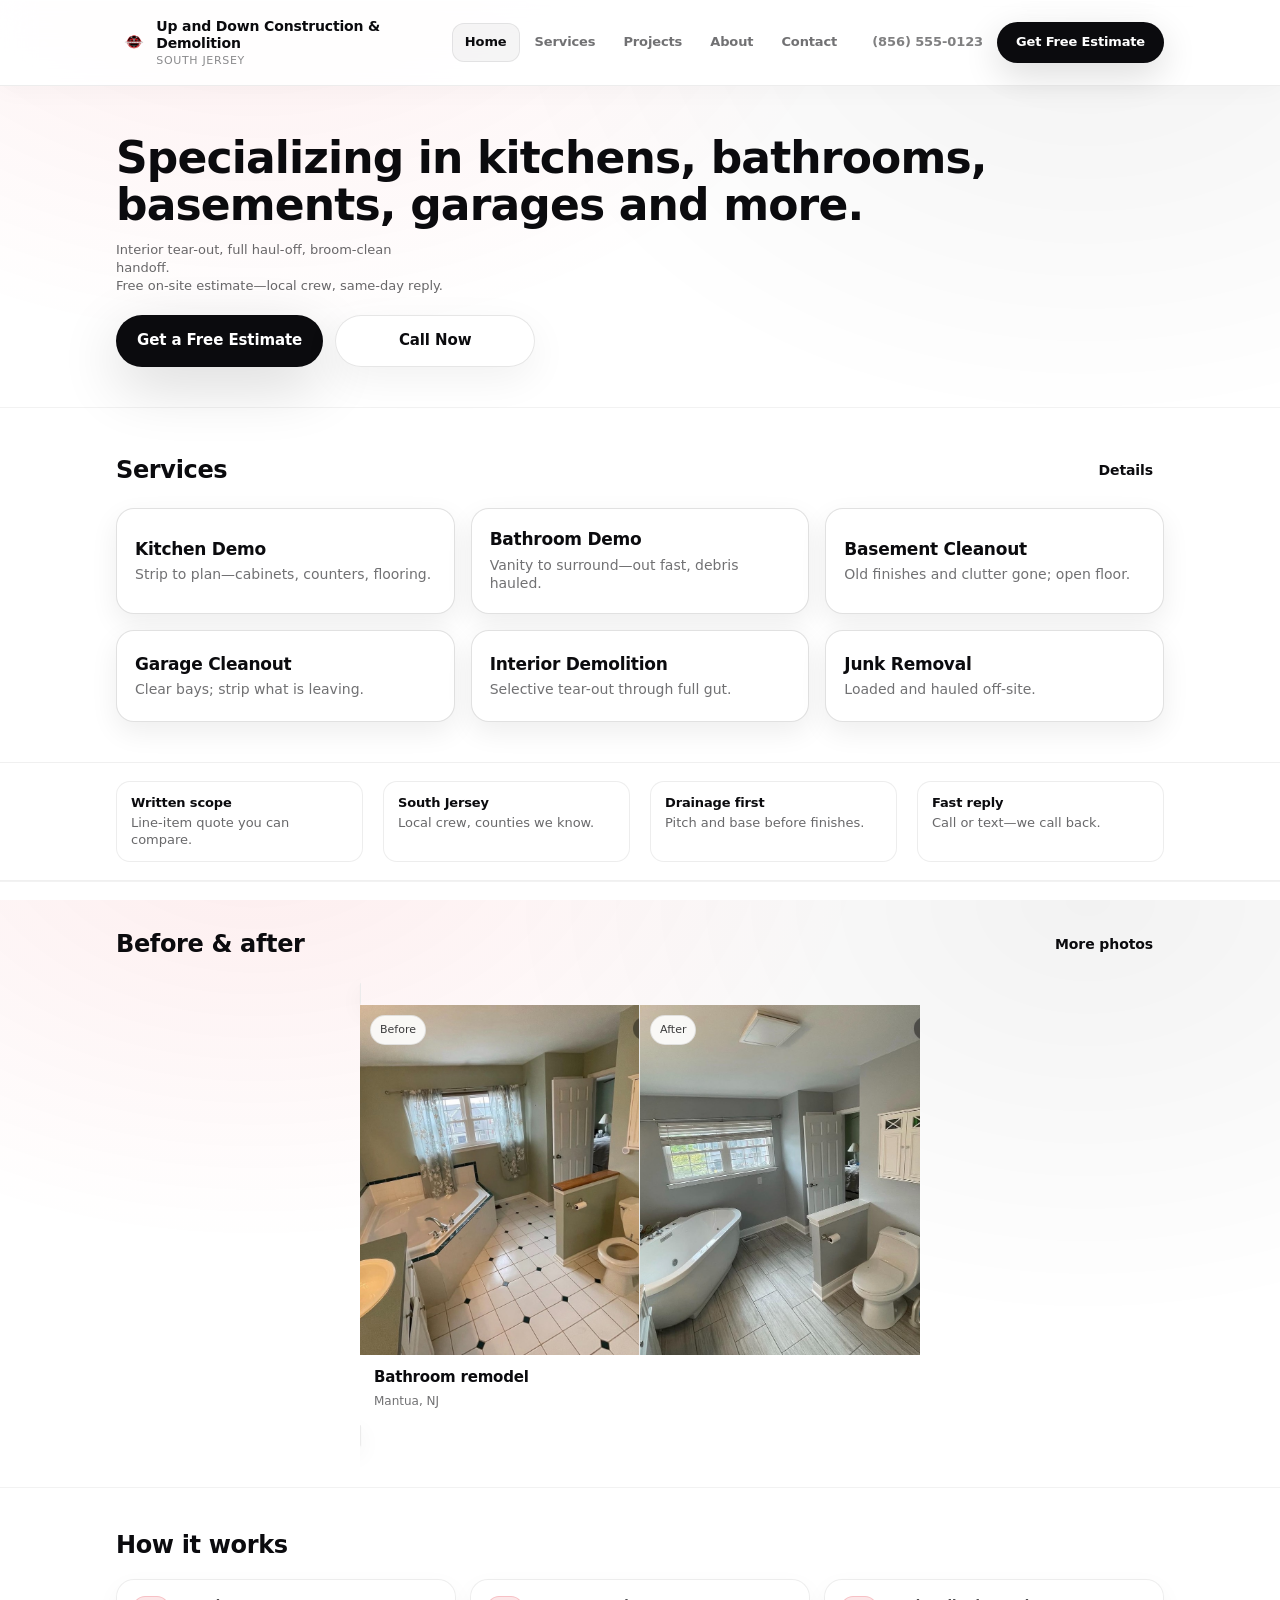
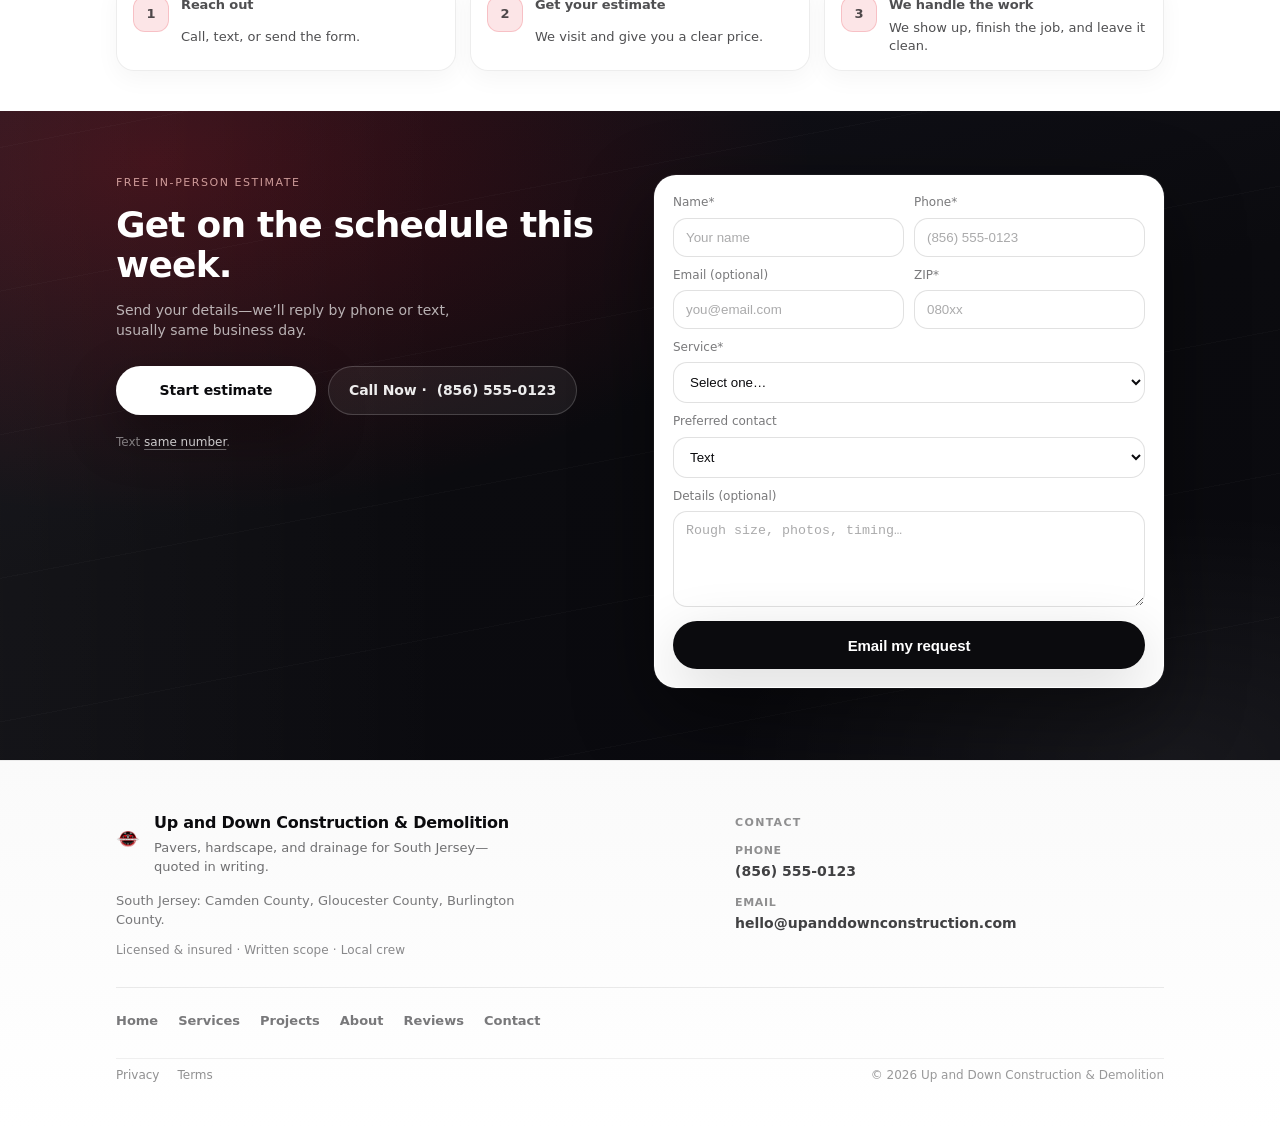
<file: index.html>
<!doctype html>
<html lang="en">
  <head>
    <meta charset="utf-8" />
    <meta name="viewport" content="width=device-width, initial-scale=1" />
    <title>Up and Down Construction — South Jersey Pavers, Hardscape &amp; Drainage</title>
    <meta name="description" content="Pavers, retaining walls, drainage, and grading for South Jersey homes. Site visits and written estimates." />
    <meta name="theme-color" content="#ffffff" />
    <meta property="og:title" content="Up and Down Construction — South Jersey Pavers, Hardscape &amp; Drainage" />
    <meta property="og:description" content="Pavers, walls, drainage, and grading. Site visits and written estimates." />
    <meta property="og:type" content="website" />
    <link rel="stylesheet" href="styles.css" />
    <link rel="icon" href="assets/favicon-32.png" sizes="32x32" type="image/png" />
    <link rel="apple-touch-icon" href="assets/favicon-192.png" sizes="192x192" />
    <script src="partials.js" defer></script>
    <script src="script.js" defer></script>
    <script type="application/ld+json" data-jsonld="LocalBusiness">{}</script>
  </head>
  <body>
    <div data-header></div>

    <main id="main" class="main--home">
      <!-- 2) Hero -->
      <section class="hero hero--home" aria-label="Introduction">
        <div class="container">
          <h1 class="h1 h1--home">Specializing in kitchens, bathrooms, basements, garages and more.</h1>
          <p class="lead lead--home">
            <span class="hero__line">Interior tear-out, full haul-off, broom-clean handoff.</span>
            <span class="hero__line">Free on-site estimate—local crew, same-day reply.</span>
          </p>
          <div class="hero-ctas hero-ctas--stack">
            <a class="btn primary btn--touch" data-scroll-to="estimate" href="#estimate">Get a Free Estimate</a>
            <a class="btn btn--touch" data-phone-link href="tel:+18565550123">Call Now</a>
          </div>
        </div>
      </section>

      <!-- 3) Services -->
      <section class="section section--home section--divider" aria-labelledby="svc-heading">
        <div class="container">
          <div class="section-head section-head--home">
            <h2 id="svc-heading">Services</h2>
            <a class="btn btn--text btn--text--home" href="services.html">Details</a>
          </div>
          <ul class="services-stack" aria-label="Core services">
            <li class="services-stack__item">
              <a class="service-tile" href="services.html">
                <span class="service-tile__title">Kitchen Demo</span>
                <span class="service-tile__line">Strip to plan—cabinets, counters, flooring.</span>
              </a>
            </li>
            <li class="services-stack__item">
              <a class="service-tile" href="services.html">
                <span class="service-tile__title">Bathroom Demo</span>
                <span class="service-tile__line">Vanity to surround—out fast, debris hauled.</span>
              </a>
            </li>
            <li class="services-stack__item">
              <a class="service-tile" href="services.html">
                <span class="service-tile__title">Basement Cleanout</span>
                <span class="service-tile__line">Old finishes and clutter gone; open floor.</span>
              </a>
            </li>
            <li class="services-stack__item">
              <a class="service-tile" href="services.html">
                <span class="service-tile__title">Garage Cleanout</span>
                <span class="service-tile__line">Clear bays; strip what is leaving.</span>
              </a>
            </li>
            <li class="services-stack__item">
              <a class="service-tile" href="services.html">
                <span class="service-tile__title">Interior Demolition</span>
                <span class="service-tile__line">Selective tear-out through full gut.</span>
              </a>
            </li>
            <li class="services-stack__item">
              <a class="service-tile" href="services.html">
                <span class="service-tile__title">Junk Removal</span>
                <span class="service-tile__line">Loaded and hauled off-site.</span>
              </a>
            </li>
          </ul>
        </div>
      </section>

      <!-- 4) Trust strip -->
      <section class="trust-strip trust-strip--home" aria-label="Why homeowners choose us">
        <div class="container">
          <ul class="trust-list">
            <li class="trust-list__item"><span class="trust-list__label">Written scope</span> Line-item quote you can compare.</li>
            <li class="trust-list__item"><span class="trust-list__label">South Jersey</span> Local crew, counties we know.</li>
            <li class="trust-list__item"><span class="trust-list__label">Drainage first</span> Pitch and base before finishes.</li>
            <li class="trust-list__item"><span class="trust-list__label">Fast reply</span> Call or text—we call back.</li>
          </ul>
        </div>
      </section>

      <!-- 5) Before / after preview -->
      <section class="section section--home section--divider" aria-labelledby="ba-heading">
        <div class="container">
          <div class="section-head section-head--home">
            <h2 id="ba-heading">Before &amp; after</h2>
            <a class="btn btn--text btn--text--home" href="projects.html">More photos</a>
          </div>
          <div data-ba-preview class="ba-preview"></div>
        </div>
      </section>

      <!-- 6) Process -->
      <section class="section section--home section--divider" aria-labelledby="steps-heading">
        <div class="container">
          <h2 id="steps-heading" class="section-title--home">How it works</h2>
          <ol class="steps steps--home">
            <li class="step step--home">
              <span class="step--home__num">1</span>
              <span class="step--home__title">Reach out</span>
              <span class="step--home__text">Call, text, or send the form.</span>
            </li>
            <li class="step step--home">
              <span class="step--home__num">2</span>
              <span class="step--home__title">Get your estimate</span>
              <span class="step--home__text">We visit and give you a clear price.</span>
            </li>
            <li class="step step--home">
              <span class="step--home__num">3</span>
              <span class="step--home__title">We handle the work</span>
              <span class="step--home__text">We show up, finish the job, and leave it clean.</span>
            </li>
          </ol>
        </div>
      </section>

      <!-- 7) Final CTA -->
      <section class="cta-final cta-final--premium cta-final--home" id="estimate" aria-label="Request a free estimate">
        <div class="container">
          <div class="cta-final__inner cta-final__inner--home">
            <div class="cta-final__copy">
              <p class="cta-final__eyebrow">Free in-person estimate</p>
              <h2 class="cta-final__headline">Get on the schedule this week.</h2>
              <p class="cta-final__support cta-final__support--short">Send your details—we’ll reply by phone or text, usually same business day.</p>
              <div class="cta-final__actions">
                <a class="btn primary cta-final__primary btn--touch" href="#estimate-form">Start estimate</a>
                <a class="btn cta-final__secondary btn--touch" data-phone-link href="tel:+18565550123">Call Now · <span data-phone-display>(856) 555-0123</span></a>
              </div>
              <p class="cta-final__fine">Text <a class="cta-final__link" data-sms-link href="sms:+18565550123">same number</a>.</p>
            </div>

            <div class="panel panel--light cta-final__panel" id="estimate-form" aria-label="Estimate form">
              <div class="panel-inner">
                <form data-estimate-form>
                  <div class="formgrid formgrid--home">
                    <div class="field">
                      <label for="name">Name*</label>
                      <input id="name" name="name" autocomplete="name" placeholder="Your name" required />
                    </div>
                    <div class="field">
                      <label for="phone">Phone*</label>
                      <input id="phone" name="phone" autocomplete="tel" placeholder="(856) 555-0123" required />
                    </div>
                    <div class="field">
                      <label for="email">Email (optional)</label>
                      <input id="email" name="email" autocomplete="email" placeholder="you@email.com" />
                    </div>
                    <div class="field">
                      <label for="zip">ZIP*</label>
                      <input id="zip" name="zip" inputmode="numeric" placeholder="080xx" required />
                    </div>
                    <div class="field field--full">
                      <label for="projectType">Service*</label>
                      <select id="projectType" name="projectType" required>
                        <option value="">Select one…</option>
                        <option>Pavers</option>
                        <option>Hardscaping</option>
                        <option>Drainage</option>
                        <option>Grading</option>
                        <option>Mulch &amp; bed refresh</option>
                        <option>Outdoor projects</option>
                        <option>Other</option>
                      </select>
                    </div>
                    <div class="field field--full">
                      <label for="contactPref">Preferred contact</label>
                      <select id="contactPref" name="contactPref">
                        <option>Text</option>
                        <option>Phone call</option>
                        <option>Either</option>
                      </select>
                    </div>
                    <div class="field field--full">
                      <label for="details">Details (optional)</label>
                      <textarea id="details" name="details" placeholder="Rough size, photos, timing…"></textarea>
                    </div>
                  </div>

                  <div class="form-actions form-actions--home">
                    <button class="btn primary btn--touch btn--submit-home" type="submit">Email my request</button>
                  </div>
                  <div class="success" data-form-success role="status"></div>
                  <div class="error" data-form-error role="alert"></div>
                </form>
              </div>
            </div>
          </div>
        </div>
      </section>
    </main>

    <div data-footer></div>
  </body>
</html>
</file>
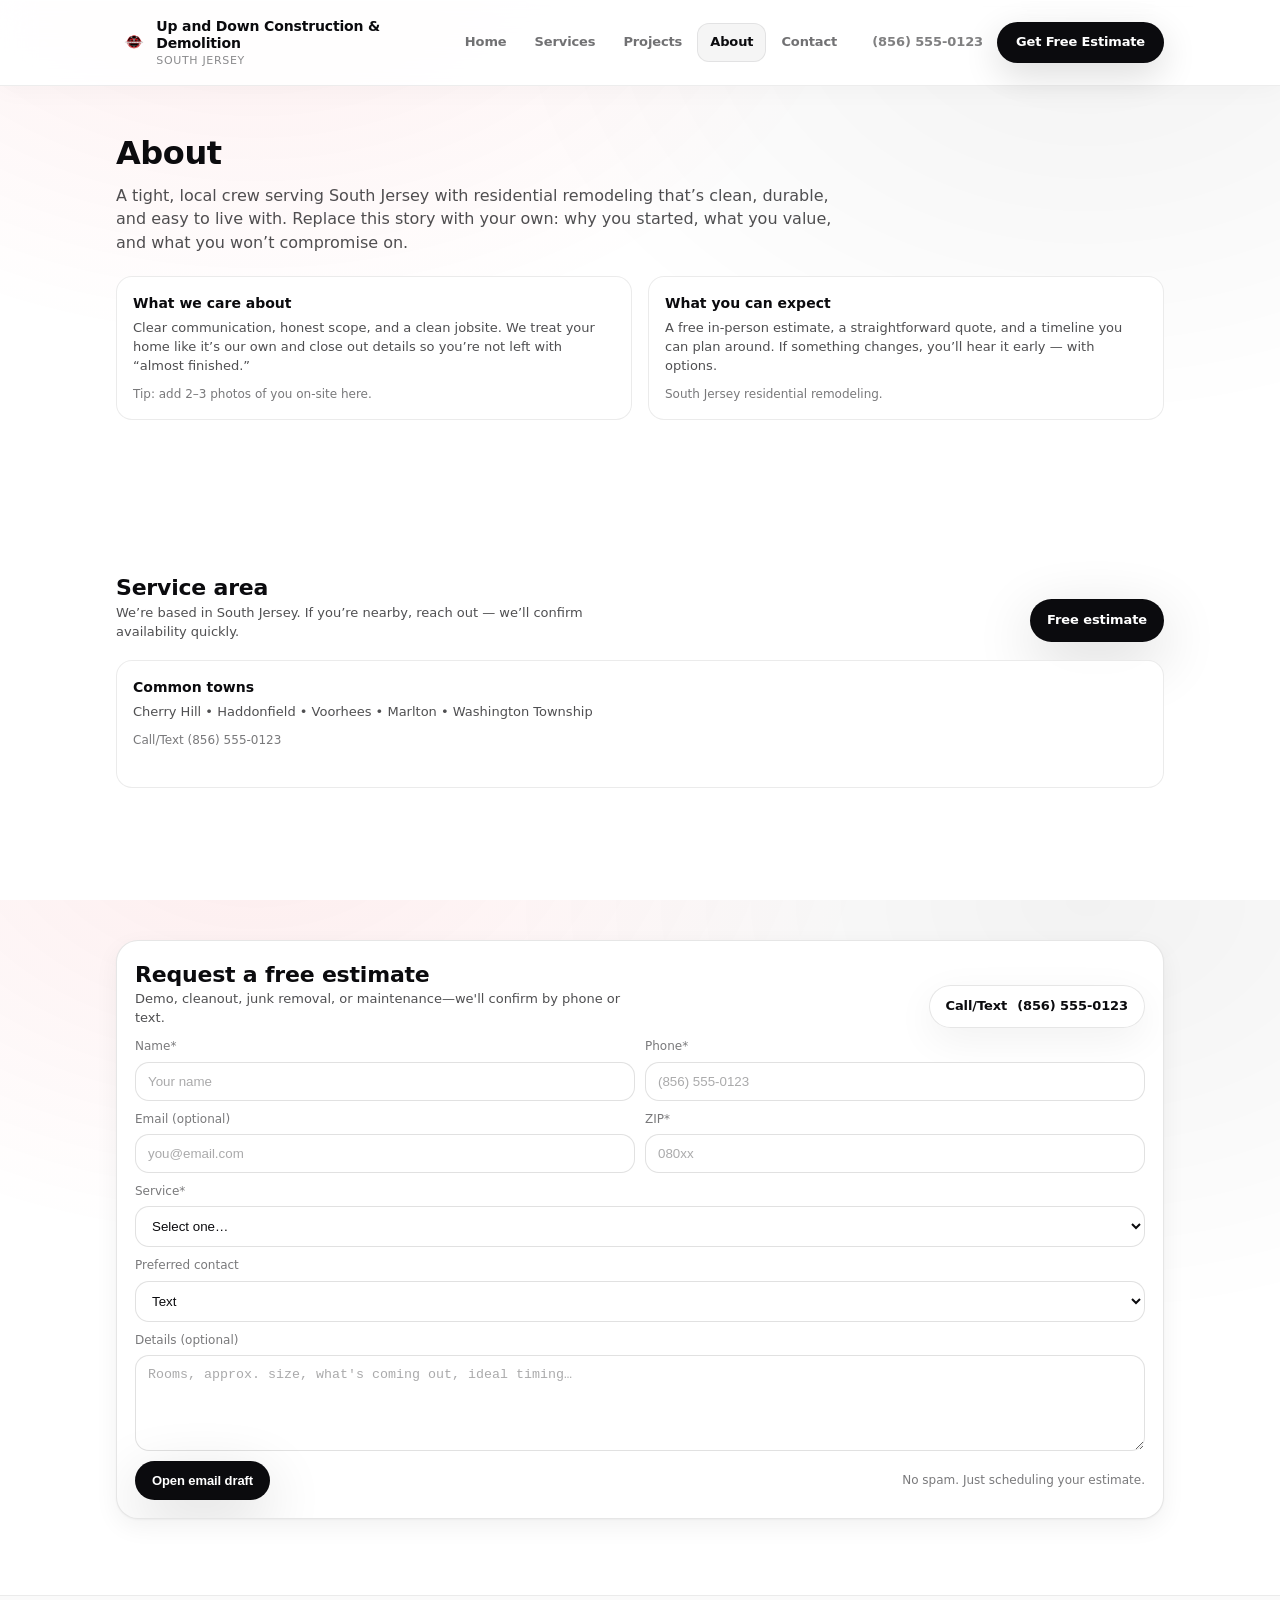
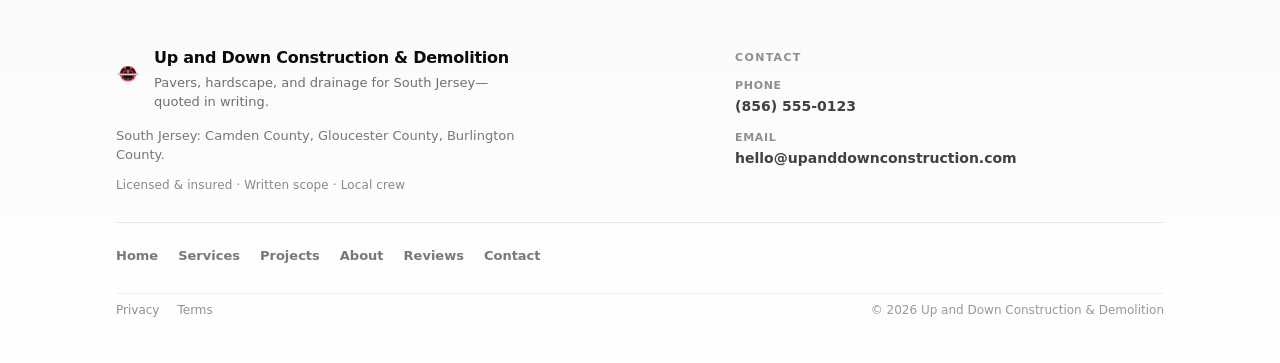
<file: about.html>
<!doctype html>
<html lang="en">
  <head>
    <meta charset="utf-8" />
    <meta name="viewport" content="width=device-width, initial-scale=1" />
    <title>About — Up and Down Construction</title>
    <meta name="description" content="Up and Down Construction is a South Jersey residential remodeling team focused on quality workmanship and clear communication." />
    <meta name="theme-color" content="#0b0b0e" />
    <link rel="stylesheet" href="styles.css" />
    <link rel="icon" href="assets/favicon-32.png" sizes="32x32" type="image/png" />
    <link rel="apple-touch-icon" href="assets/favicon-192.png" sizes="192x192" />
    <script src="partials.js" defer></script>
    <script src="script.js" defer></script>
    <script type="application/ld+json" data-jsonld="LocalBusiness">{}</script>
  </head>
  <body>
    <div data-header></div>

    <main id="main">
      <section class="pagehead">
        <div class="container">
          <h1>About</h1>
          <p>
            A tight, local crew serving South Jersey with residential remodeling that’s clean, durable, and easy to live with.
            Replace this story with your own: why you started, what you value, and what you won’t compromise on.
          </p>
        </div>
      </section>

      <section class="section" style="padding-top:0">
        <div class="container">
          <div class="twocol">
            <div class="card">
              <h3>What we care about</h3>
              <p>
                Clear communication, honest scope, and a clean jobsite. We treat your home like it’s our own and close out details
                so you’re not left with “almost finished.”
              </p>
              <div class="meta">Tip: add 2–3 photos of you on-site here.</div>
            </div>
            <div class="card">
              <h3>What you can expect</h3>
              <p>
                A free in-person estimate, a straightforward quote, and a timeline you can plan around. If something changes, you’ll
                hear it early — with options.
              </p>
              <div class="meta">South Jersey residential remodeling.</div>
            </div>
          </div>
        </div>
      </section>

      <section class="section">
        <div class="container">
          <div class="section-head">
            <div>
              <h2>Service area</h2>
              <p>We’re based in South Jersey. If you’re nearby, reach out — we’ll confirm availability quickly.</p>
            </div>
            <a class="btn primary" data-scroll-to="estimate" href="index.html#estimate">Free estimate</a>
          </div>
          <div class="card">
            <h3>Common towns</h3>
            <p data-service-area>Cherry Hill • Haddonfield • Voorhees • Marlton • Washington Township</p>
            <div class="meta">Call/Text <a data-phone-link href="tel:+18565550123"><span data-phone-display>(856) 555-0123</span></a></div>
          </div>
        </div>
      </section>

      <section class="section">
        <div class="container">
          <div class="panel" id="estimate">
            <div class="panel-inner">
              <div class="section-head" style="margin-bottom:10px">
                <div>
                  <h2 style="margin:0">Request a free estimate</h2>
                  <p style="margin:0">Demo, cleanout, junk removal, or maintenance—we'll confirm by phone or text.</p>
                </div>
                <a class="btn ghost" data-phone-link href="tel:+18565550123">Call/Text <span data-phone-display>(856) 555-0123</span></a>
              </div>
              <form data-estimate-form>
                <div class="formgrid">
                  <div class="field">
                    <label for="name">Name*</label>
                    <input id="name" name="name" autocomplete="name" placeholder="Your name" required />
                  </div>
                  <div class="field">
                    <label for="phone">Phone*</label>
                    <input id="phone" name="phone" autocomplete="tel" placeholder="(856) 555-0123" required />
                  </div>
                  <div class="field">
                    <label for="email">Email (optional)</label>
                    <input id="email" name="email" autocomplete="email" placeholder="you@email.com" />
                  </div>
                  <div class="field">
                    <label for="zip">ZIP*</label>
                    <input id="zip" name="zip" inputmode="numeric" placeholder="080xx" required />
                  </div>
                  <div class="field" style="grid-column:1 / -1">
                    <label for="projectType">Service*</label>
                    <select id="projectType" name="projectType" required>
                      <option value="">Select one…</option>
                      <option>Kitchen demo</option>
                      <option>Bathroom demo</option>
                      <option>Basement cleanout / demo</option>
                      <option>Garage cleanout / demo</option>
                      <option>Interior demolition</option>
                      <option>Junk removal</option>
                      <option>Property maintenance</option>
                      <option>Other</option>
                    </select>
                  </div>
                  <div class="field" style="grid-column:1 / -1">
                    <label for="contactPref">Preferred contact</label>
                    <select id="contactPref" name="contactPref">
                      <option>Text</option>
                      <option>Phone call</option>
                      <option>Either</option>
                    </select>
                  </div>
                  <div class="field" style="grid-column:1 / -1">
                    <label for="details">Details (optional)</label>
                    <textarea id="details" name="details" placeholder="Rooms, approx. size, what's coming out, ideal timing…"></textarea>
                  </div>
                </div>
                <div class="form-actions">
                  <button class="btn primary" type="submit">Open email draft</button>
                  <div class="fineprint">No spam. Just scheduling your estimate.</div>
                </div>
                <div class="success" data-form-success role="status"></div>
                <div class="error" data-form-error role="alert"></div>
              </form>
            </div>
          </div>
        </div>
      </section>
    </main>

    <div data-footer></div>
  </body>
</html>
</file>
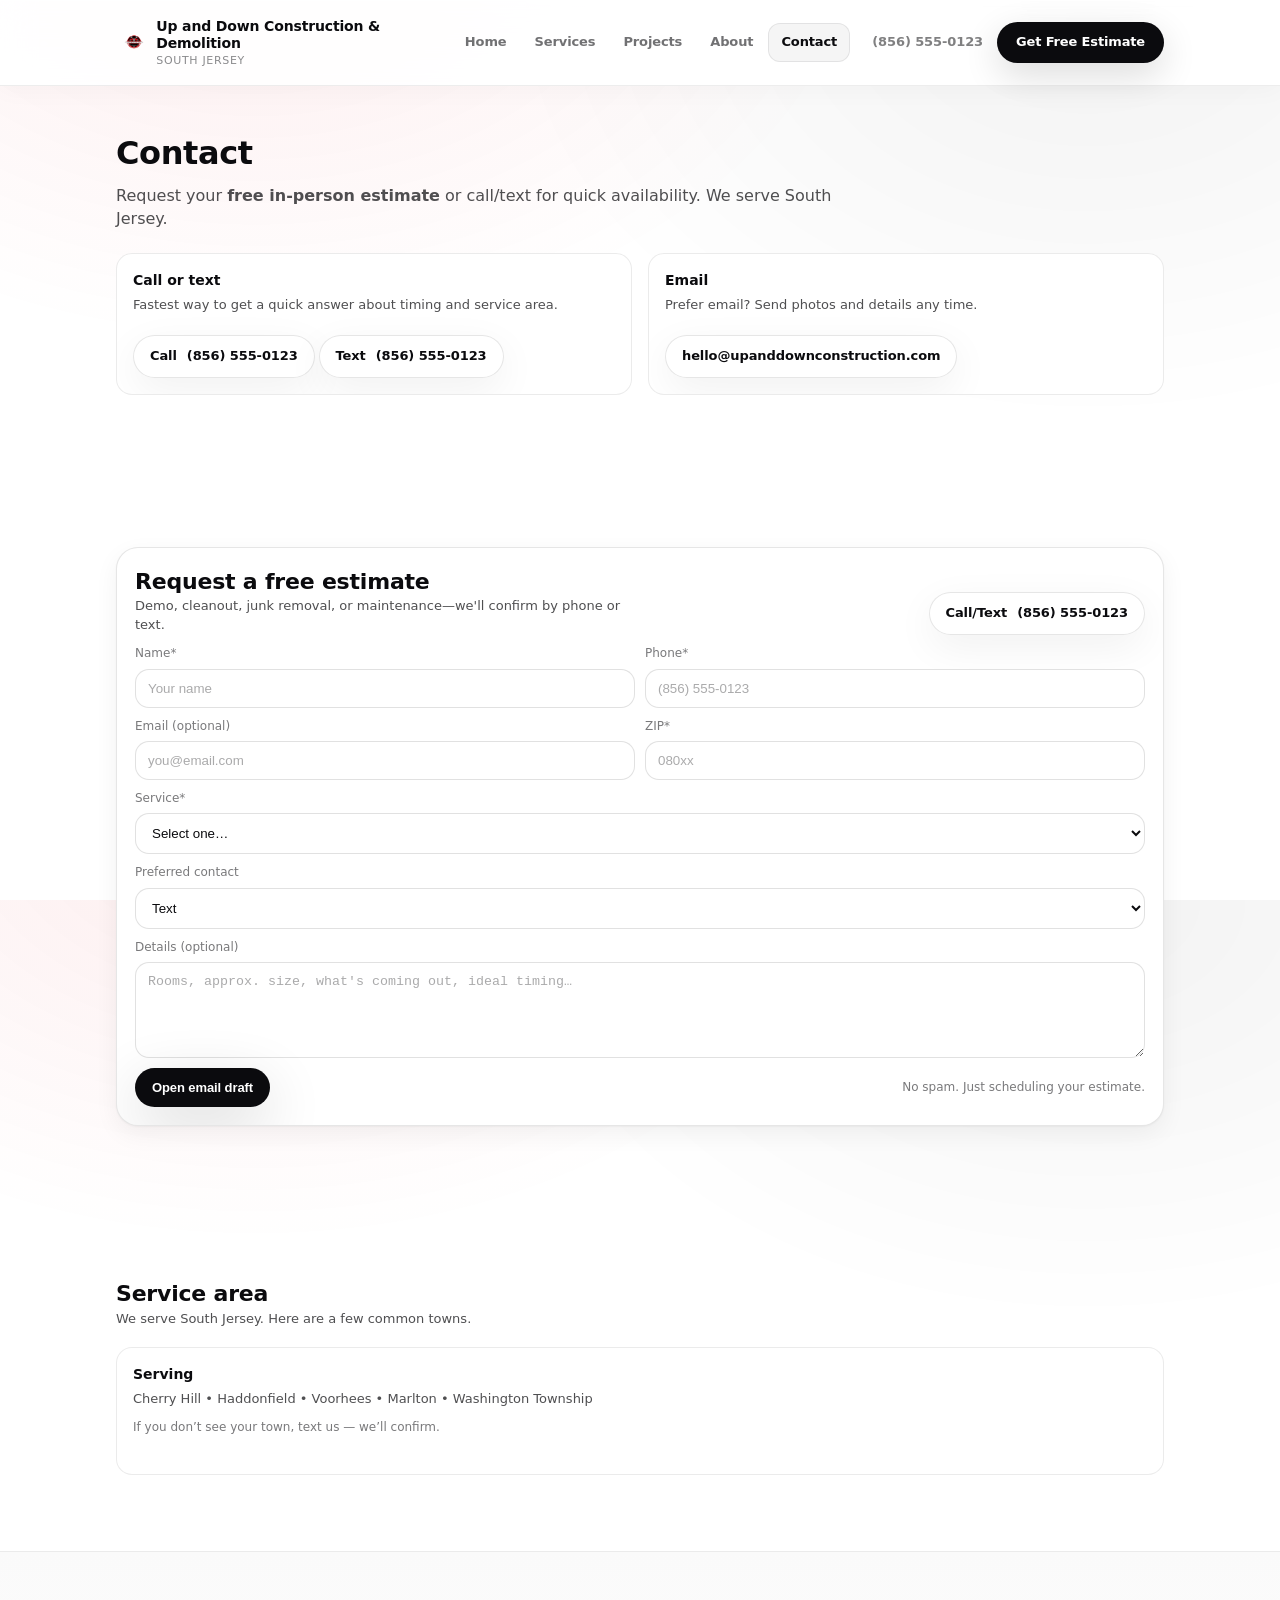
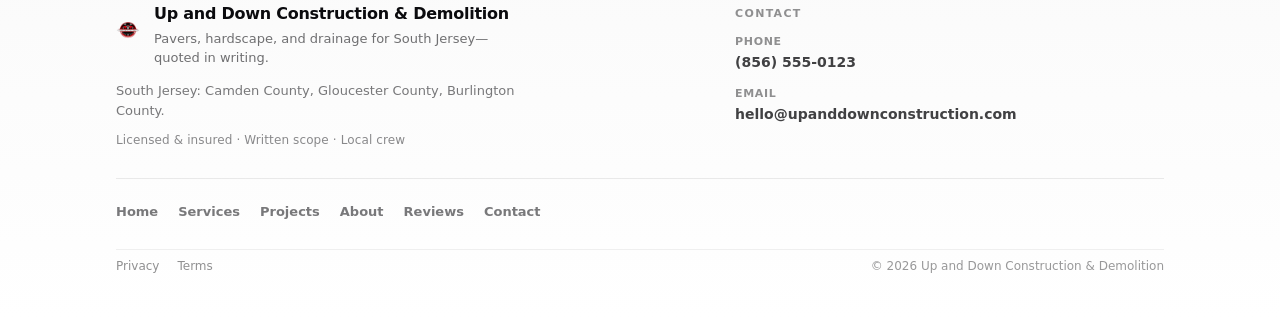
<file: contact.html>
<!doctype html>
<html lang="en">
  <head>
    <meta charset="utf-8" />
    <meta name="viewport" content="width=device-width, initial-scale=1" />
    <title>Contact — Up and Down Construction</title>
    <meta name="description" content="Request a free in-person estimate for South Jersey remodeling. Call or text Up and Down Construction." />
    <meta name="theme-color" content="#0b0b0e" />
    <link rel="stylesheet" href="styles.css" />
    <link rel="icon" href="assets/favicon-32.png" sizes="32x32" type="image/png" />
    <link rel="apple-touch-icon" href="assets/favicon-192.png" sizes="192x192" />
    <script src="partials.js" defer></script>
    <script src="script.js" defer></script>
    <script type="application/ld+json" data-jsonld="LocalBusiness">{}</script>
  </head>
  <body>
    <div data-header></div>

    <main id="main">
      <section class="pagehead">
        <div class="container">
          <h1>Contact</h1>
          <p>
            Request your <strong>free in-person estimate</strong> or call/text for quick availability. We serve South Jersey.
          </p>
        </div>
      </section>

      <section class="section" style="padding-top:0">
        <div class="container">
          <div class="twocol">
            <div class="card">
              <h3>Call or text</h3>
              <p>
                Fastest way to get a quick answer about timing and service area.
              </p>
              <div class="meta">
                <a class="btn ghost" style="margin-top:10px" data-phone-link href="tel:+18565550123">Call <span data-phone-display>(856) 555-0123</span></a>
                <a class="btn" style="margin-top:10px" data-sms-link href="sms:+18565550123">Text <span data-phone-display>(856) 555-0123</span></a>
              </div>
            </div>
            <div class="card">
              <h3>Email</h3>
              <p>
                Prefer email? Send photos and details any time.
              </p>
              <div class="meta">
                <a class="btn" style="margin-top:10px" data-email-link href="mailto:hello@upanddownconstruction.com"><span data-email-display>hello@upanddownconstruction.com</span></a>
              </div>
            </div>
          </div>
        </div>
      </section>

      <section class="section">
        <div class="container">
          <div class="panel" id="estimate">
            <div class="panel-inner">
              <div class="section-head" style="margin-bottom:10px">
                <div>
                  <h2 style="margin:0">Request a free estimate</h2>
                  <p style="margin:0">Demo, cleanout, junk removal, or maintenance—we'll confirm by phone or text.</p>
                </div>
                <a class="btn ghost" data-phone-link href="tel:+18565550123">Call/Text <span data-phone-display>(856) 555-0123</span></a>
              </div>
              <form data-estimate-form>
                <div class="formgrid">
                  <div class="field">
                    <label for="name">Name*</label>
                    <input id="name" name="name" autocomplete="name" placeholder="Your name" required />
                  </div>
                  <div class="field">
                    <label for="phone">Phone*</label>
                    <input id="phone" name="phone" autocomplete="tel" placeholder="(856) 555-0123" required />
                  </div>
                  <div class="field">
                    <label for="email">Email (optional)</label>
                    <input id="email" name="email" autocomplete="email" placeholder="you@email.com" />
                  </div>
                  <div class="field">
                    <label for="zip">ZIP*</label>
                    <input id="zip" name="zip" inputmode="numeric" placeholder="080xx" required />
                  </div>
                  <div class="field" style="grid-column:1 / -1">
                    <label for="projectType">Service*</label>
                    <select id="projectType" name="projectType" required>
                      <option value="">Select one…</option>
                      <option>Kitchen demo</option>
                      <option>Bathroom demo</option>
                      <option>Basement cleanout / demo</option>
                      <option>Garage cleanout / demo</option>
                      <option>Interior demolition</option>
                      <option>Junk removal</option>
                      <option>Property maintenance</option>
                      <option>Other</option>
                    </select>
                  </div>
                  <div class="field" style="grid-column:1 / -1">
                    <label for="contactPref">Preferred contact</label>
                    <select id="contactPref" name="contactPref">
                      <option>Text</option>
                      <option>Phone call</option>
                      <option>Either</option>
                    </select>
                  </div>
                  <div class="field" style="grid-column:1 / -1">
                    <label for="details">Details (optional)</label>
                    <textarea id="details" name="details" placeholder="Rooms, approx. size, what's coming out, ideal timing…"></textarea>
                  </div>
                </div>
                <div class="form-actions">
                  <button class="btn primary" type="submit">Open email draft</button>
                  <div class="fineprint">No spam. Just scheduling your estimate.</div>
                </div>
                <div class="success" data-form-success role="status"></div>
                <div class="error" data-form-error role="alert"></div>
              </form>
            </div>
          </div>
        </div>
      </section>

      <section class="section">
        <div class="container">
          <div class="section-head">
            <div>
              <h2>Service area</h2>
              <p>We serve South Jersey. Here are a few common towns.</p>
            </div>
          </div>
          <div class="card">
            <h3>Serving</h3>
            <p data-service-area>Cherry Hill • Haddonfield • Voorhees • Marlton • Washington Township</p>
            <div class="meta">If you don’t see your town, text us — we’ll confirm.</div>
          </div>
        </div>
      </section>
    </main>

    <div data-footer></div>
  </body>
</html>
</file>
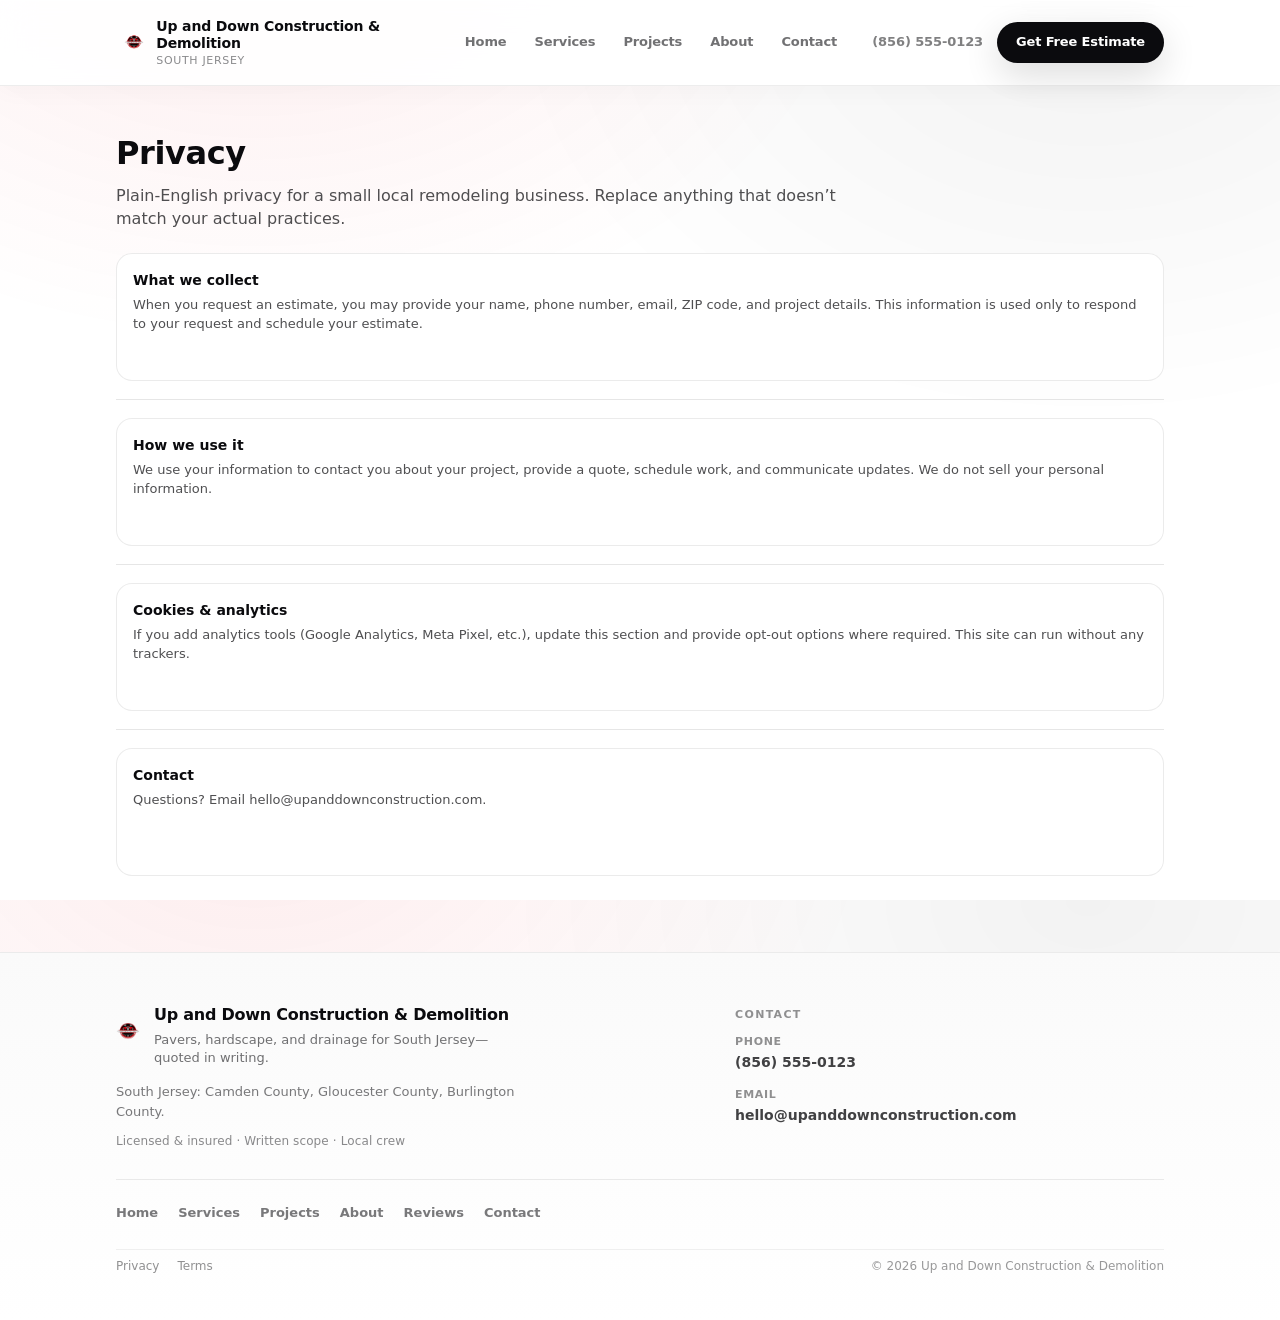
<file: privacy.html>
<!doctype html>
<html lang="en">
  <head>
    <meta charset="utf-8" />
    <meta name="viewport" content="width=device-width, initial-scale=1" />
    <title>Privacy — Up and Down Construction</title>
    <meta name="description" content="Privacy policy for Up and Down Construction." />
    <meta name="theme-color" content="#0b0b0e" />
    <link rel="stylesheet" href="styles.css" />
    <link rel="icon" href="assets/favicon-32.png" sizes="32x32" type="image/png" />
    <link rel="apple-touch-icon" href="assets/favicon-192.png" sizes="192x192" />
    <script src="partials.js" defer></script>
    <script src="script.js" defer></script>
  </head>
  <body>
    <div data-header></div>

    <main id="main">
      <section class="pagehead">
        <div class="container">
          <h1>Privacy</h1>
          <p>Plain-English privacy for a small local remodeling business. Replace anything that doesn’t match your actual practices.</p>
        </div>
      </section>

      <section class="section" style="padding-top:0">
        <div class="container">
          <div class="card">
            <h3>What we collect</h3>
            <p>
              When you request an estimate, you may provide your name, phone number, email, ZIP code, and project details.
              This information is used only to respond to your request and schedule your estimate.
            </p>
          </div>
          <div class="divider"></div>
          <div class="card">
            <h3>How we use it</h3>
            <p>
              We use your information to contact you about your project, provide a quote, schedule work, and communicate updates.
              We do not sell your personal information.
            </p>
          </div>
          <div class="divider"></div>
          <div class="card">
            <h3>Cookies & analytics</h3>
            <p>
              If you add analytics tools (Google Analytics, Meta Pixel, etc.), update this section and provide opt‑out options where required.
              This site can run without any trackers.
            </p>
          </div>
          <div class="divider"></div>
          <div class="card">
            <h3>Contact</h3>
            <p>
              Questions? Email <a data-email-link href="mailto:hello@upanddownconstruction.com"><span data-email-display>hello@upanddownconstruction.com</span></a>.
            </p>
          </div>
        </div>
      </section>
    </main>

    <div data-footer></div>
  </body>
</html>
</file>
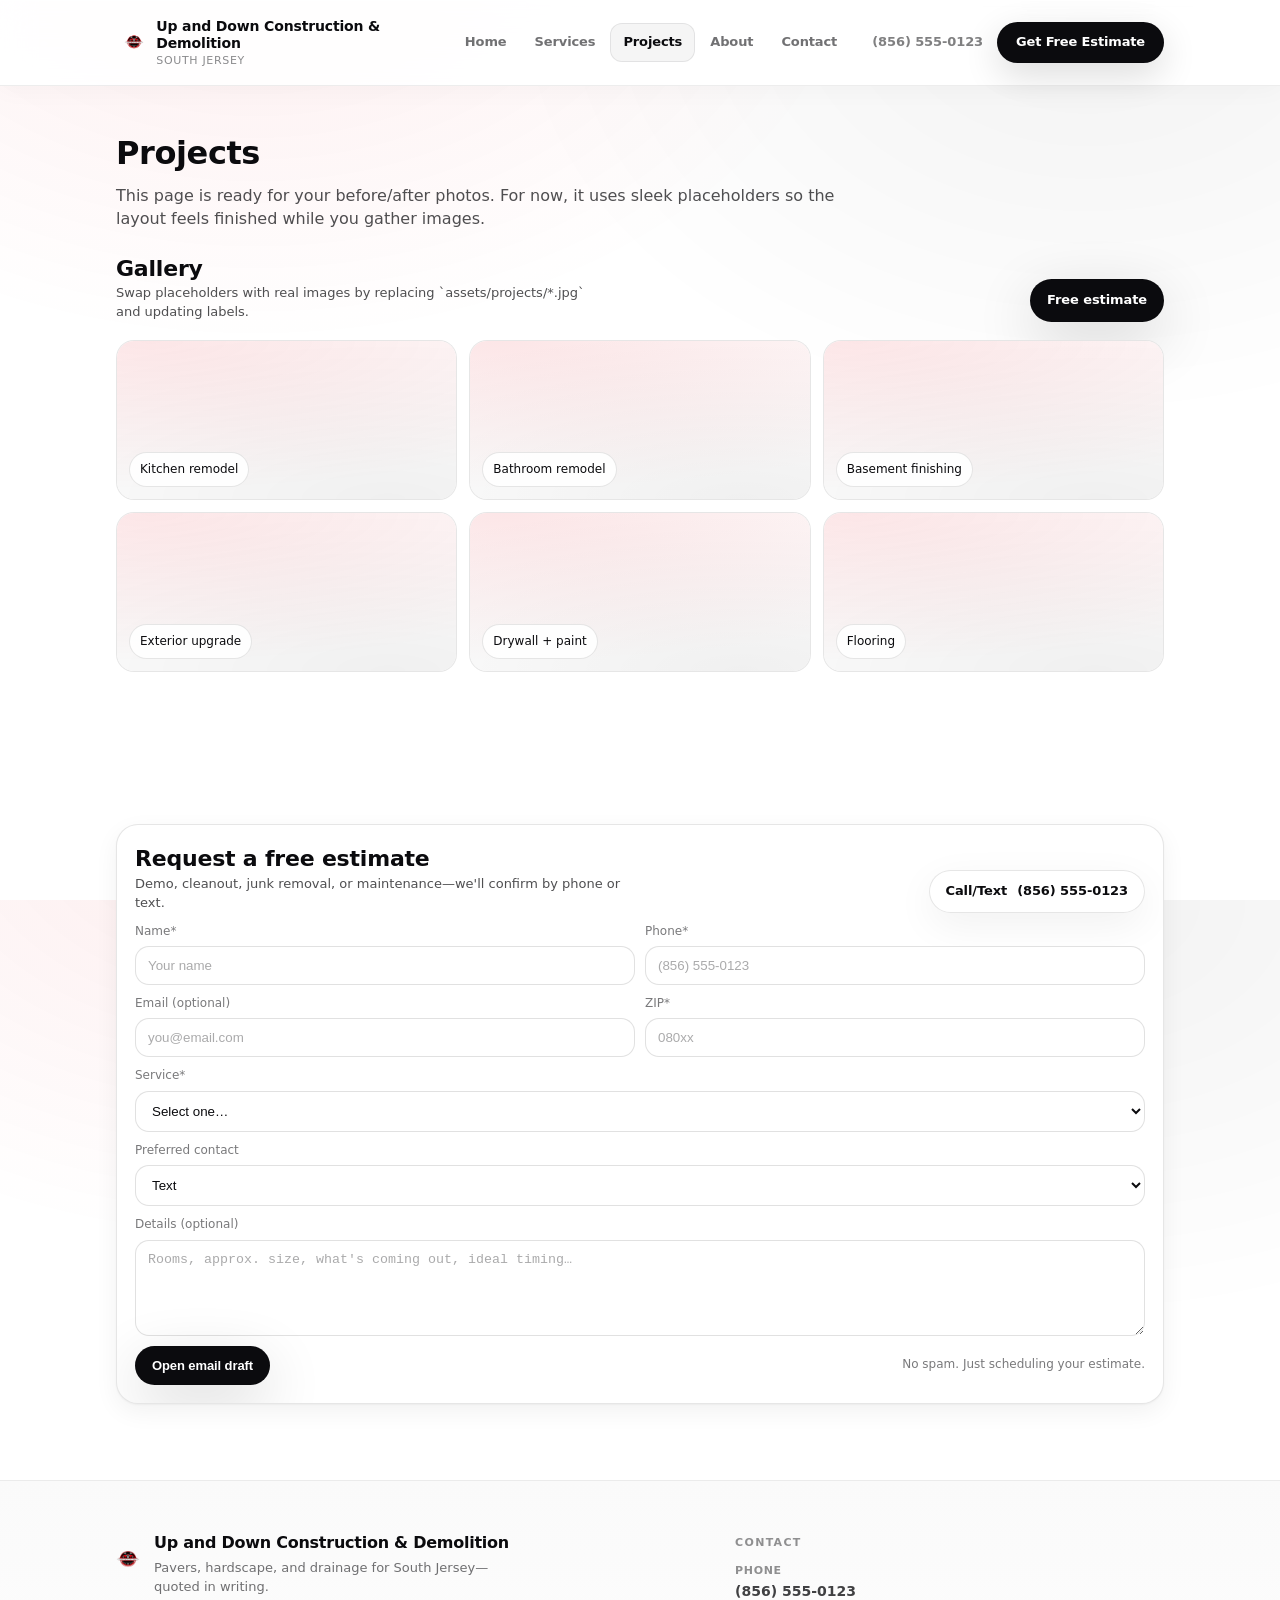
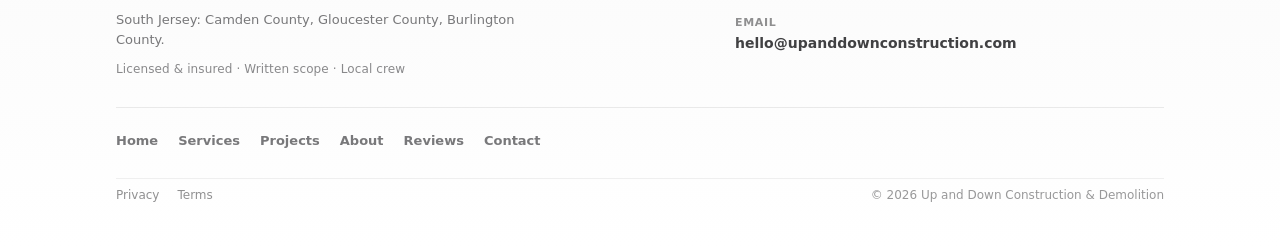
<file: projects.html>
<!doctype html>
<html lang="en">
  <head>
    <meta charset="utf-8" />
    <meta name="viewport" content="width=device-width, initial-scale=1" />
    <title>Projects — Up and Down Construction</title>
    <meta name="description" content="Recent remodeling projects across South Jersey. Kitchens, bathrooms, basements, and more." />
    <meta name="theme-color" content="#0b0b0e" />
    <link rel="stylesheet" href="styles.css" />
    <link rel="icon" href="assets/favicon-32.png" sizes="32x32" type="image/png" />
    <link rel="apple-touch-icon" href="assets/favicon-192.png" sizes="192x192" />
    <script src="partials.js" defer></script>
    <script src="script.js" defer></script>
    <script type="application/ld+json" data-jsonld="LocalBusiness">{}</script>
  </head>
  <body>
    <div data-header></div>

    <main id="main">
      <section class="pagehead">
        <div class="container">
          <h1>Projects</h1>
          <p>
            This page is ready for your before/after photos. For now, it uses sleek placeholders so the layout feels finished while you gather images.
          </p>
        </div>
      </section>

      <section class="section" style="padding-top:0">
        <div class="container">
          <div class="section-head">
            <div>
              <h2>Gallery</h2>
              <p>Swap placeholders with real images by replacing `assets/projects/*.jpg` and updating labels.</p>
            </div>
            <a class="btn primary" data-scroll-to="estimate" href="index.html#estimate">Free estimate</a>
          </div>
          <div class="gallery">
            <div class="tile"><div class="ph" aria-hidden="true"></div><div class="label">Kitchen remodel</div></div>
            <div class="tile"><div class="ph" aria-hidden="true"></div><div class="label">Bathroom remodel</div></div>
            <div class="tile"><div class="ph" aria-hidden="true"></div><div class="label">Basement finishing</div></div>
            <div class="tile"><div class="ph" aria-hidden="true"></div><div class="label">Exterior upgrade</div></div>
            <div class="tile"><div class="ph" aria-hidden="true"></div><div class="label">Drywall + paint</div></div>
            <div class="tile"><div class="ph" aria-hidden="true"></div><div class="label">Flooring</div></div>
          </div>
        </div>
      </section>

      <section class="section">
        <div class="container">
          <div class="panel" id="estimate">
            <div class="panel-inner">
              <div class="section-head" style="margin-bottom:10px">
                <div>
                  <h2 style="margin:0">Request a free estimate</h2>
                  <p style="margin:0">Demo, cleanout, junk removal, or maintenance—we'll confirm by phone or text.</p>
                </div>
                <a class="btn ghost" data-phone-link href="tel:+18565550123">Call/Text <span data-phone-display>(856) 555-0123</span></a>
              </div>
              <form data-estimate-form>
                <div class="formgrid">
                  <div class="field">
                    <label for="name">Name*</label>
                    <input id="name" name="name" autocomplete="name" placeholder="Your name" required />
                  </div>
                  <div class="field">
                    <label for="phone">Phone*</label>
                    <input id="phone" name="phone" autocomplete="tel" placeholder="(856) 555-0123" required />
                  </div>
                  <div class="field">
                    <label for="email">Email (optional)</label>
                    <input id="email" name="email" autocomplete="email" placeholder="you@email.com" />
                  </div>
                  <div class="field">
                    <label for="zip">ZIP*</label>
                    <input id="zip" name="zip" inputmode="numeric" placeholder="080xx" required />
                  </div>
                  <div class="field" style="grid-column:1 / -1">
                    <label for="projectType">Service*</label>
                    <select id="projectType" name="projectType" required>
                      <option value="">Select one…</option>
                      <option>Kitchen demo</option>
                      <option>Bathroom demo</option>
                      <option>Basement cleanout / demo</option>
                      <option>Garage cleanout / demo</option>
                      <option>Interior demolition</option>
                      <option>Junk removal</option>
                      <option>Property maintenance</option>
                      <option>Other</option>
                    </select>
                  </div>
                  <div class="field" style="grid-column:1 / -1">
                    <label for="contactPref">Preferred contact</label>
                    <select id="contactPref" name="contactPref">
                      <option>Text</option>
                      <option>Phone call</option>
                      <option>Either</option>
                    </select>
                  </div>
                  <div class="field" style="grid-column:1 / -1">
                    <label for="details">Details (optional)</label>
                    <textarea id="details" name="details" placeholder="Rooms, approx. size, what's coming out, ideal timing…"></textarea>
                  </div>
                </div>
                <div class="form-actions">
                  <button class="btn primary" type="submit">Open email draft</button>
                  <div class="fineprint">No spam. Just scheduling your estimate.</div>
                </div>
                <div class="success" data-form-success role="status"></div>
                <div class="error" data-form-error role="alert"></div>
              </form>
            </div>
          </div>
        </div>
      </section>
    </main>

    <div data-footer></div>
  </body>
</html>
</file>
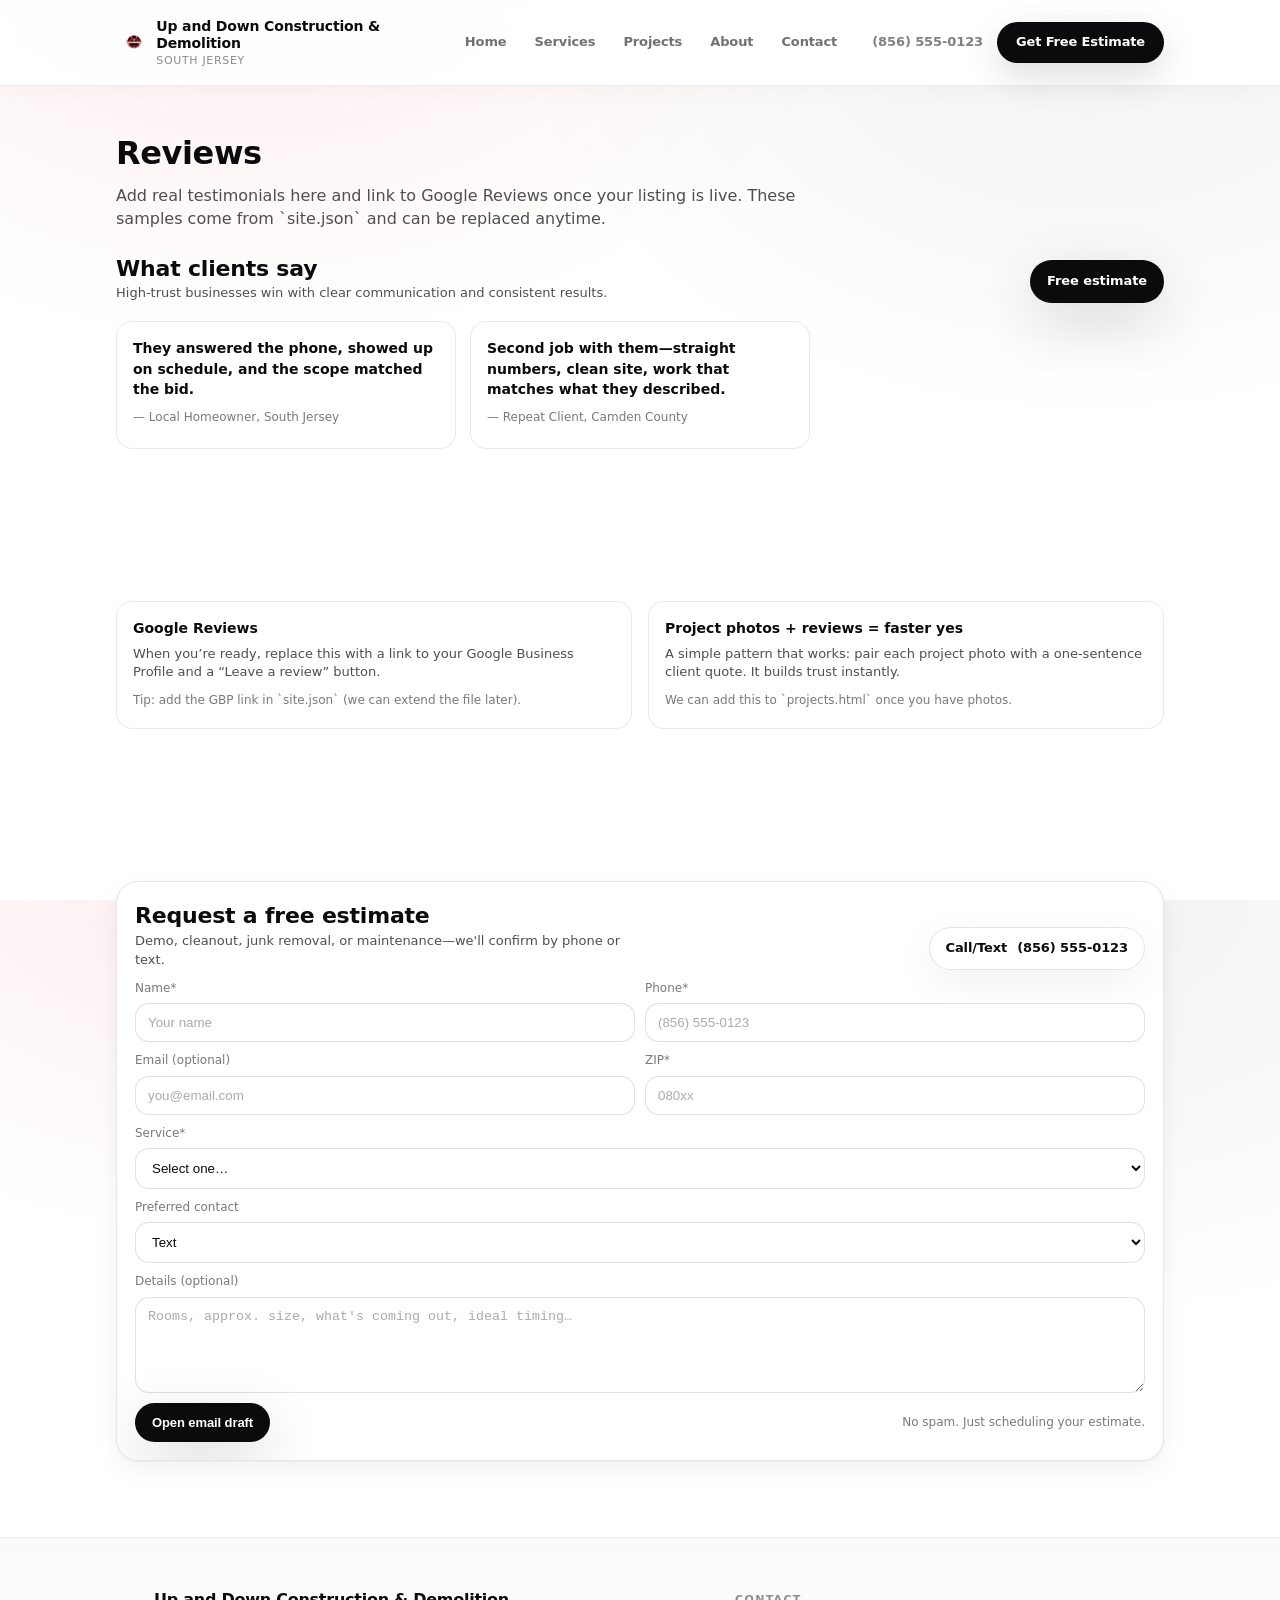
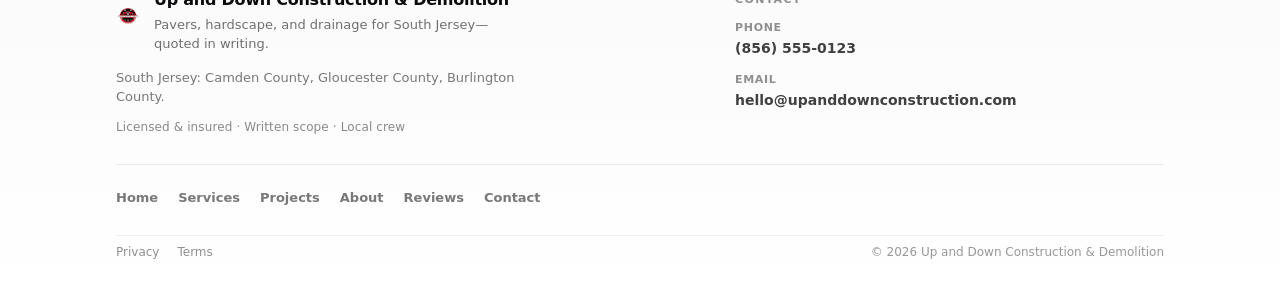
<file: reviews.html>
<!doctype html>
<html lang="en">
  <head>
    <meta charset="utf-8" />
    <meta name="viewport" content="width=device-width, initial-scale=1" />
    <title>Reviews — Up and Down Construction</title>
    <meta name="description" content="Client reviews for Up and Down Construction. Residential remodeling across South Jersey." />
    <meta name="theme-color" content="#0b0b0e" />
    <link rel="stylesheet" href="styles.css" />
    <link rel="icon" href="assets/favicon-32.png" sizes="32x32" type="image/png" />
    <link rel="apple-touch-icon" href="assets/favicon-192.png" sizes="192x192" />
    <script src="partials.js" defer></script>
    <script src="script.js" defer></script>
    <script type="application/ld+json" data-jsonld="LocalBusiness">{}</script>
  </head>
  <body>
    <div data-header></div>

    <main id="main">
      <section class="pagehead">
        <div class="container">
          <h1>Reviews</h1>
          <p>
            Add real testimonials here and link to Google Reviews once your listing is live. These samples come from `site.json` and can be replaced anytime.
          </p>
        </div>
      </section>

      <section class="section" style="padding-top:0">
        <div class="container">
          <div class="section-head">
            <div>
              <h2>What clients say</h2>
              <p>High-trust businesses win with clear communication and consistent results.</p>
            </div>
            <a class="btn primary" data-scroll-to="estimate" href="index.html#estimate">Free estimate</a>
          </div>
          <div class="grid3" data-testimonials></div>
        </div>
      </section>

      <section class="section">
        <div class="container">
          <div class="twocol">
            <div class="card">
              <h3>Google Reviews</h3>
              <p>
                When you’re ready, replace this with a link to your Google Business Profile and a “Leave a review” button.
              </p>
              <div class="meta">Tip: add the GBP link in `site.json` (we can extend the file later).</div>
            </div>
            <div class="card">
              <h3>Project photos + reviews = faster yes</h3>
              <p>
                A simple pattern that works: pair each project photo with a one‑sentence client quote. It builds trust instantly.
              </p>
              <div class="meta">We can add this to `projects.html` once you have photos.</div>
            </div>
          </div>
        </div>
      </section>

      <section class="section">
        <div class="container">
          <div class="panel" id="estimate">
            <div class="panel-inner">
              <div class="section-head" style="margin-bottom:10px">
                <div>
                  <h2 style="margin:0">Request a free estimate</h2>
                  <p style="margin:0">Demo, cleanout, junk removal, or maintenance—we'll confirm by phone or text.</p>
                </div>
                <a class="btn ghost" data-phone-link href="tel:+18565550123">Call/Text <span data-phone-display>(856) 555-0123</span></a>
              </div>
              <form data-estimate-form>
                <div class="formgrid">
                  <div class="field">
                    <label for="name">Name*</label>
                    <input id="name" name="name" autocomplete="name" placeholder="Your name" required />
                  </div>
                  <div class="field">
                    <label for="phone">Phone*</label>
                    <input id="phone" name="phone" autocomplete="tel" placeholder="(856) 555-0123" required />
                  </div>
                  <div class="field">
                    <label for="email">Email (optional)</label>
                    <input id="email" name="email" autocomplete="email" placeholder="you@email.com" />
                  </div>
                  <div class="field">
                    <label for="zip">ZIP*</label>
                    <input id="zip" name="zip" inputmode="numeric" placeholder="080xx" required />
                  </div>
                  <div class="field" style="grid-column:1 / -1">
                    <label for="projectType">Service*</label>
                    <select id="projectType" name="projectType" required>
                      <option value="">Select one…</option>
                      <option>Kitchen demo</option>
                      <option>Bathroom demo</option>
                      <option>Basement cleanout / demo</option>
                      <option>Garage cleanout / demo</option>
                      <option>Interior demolition</option>
                      <option>Junk removal</option>
                      <option>Property maintenance</option>
                      <option>Other</option>
                    </select>
                  </div>
                  <div class="field" style="grid-column:1 / -1">
                    <label for="contactPref">Preferred contact</label>
                    <select id="contactPref" name="contactPref">
                      <option>Text</option>
                      <option>Phone call</option>
                      <option>Either</option>
                    </select>
                  </div>
                  <div class="field" style="grid-column:1 / -1">
                    <label for="details">Details (optional)</label>
                    <textarea id="details" name="details" placeholder="Rooms, approx. size, what's coming out, ideal timing…"></textarea>
                  </div>
                </div>
                <div class="form-actions">
                  <button class="btn primary" type="submit">Open email draft</button>
                  <div class="fineprint">No spam. Just scheduling your estimate.</div>
                </div>
                <div class="success" data-form-success role="status"></div>
                <div class="error" data-form-error role="alert"></div>
              </form>
            </div>
          </div>
        </div>
      </section>
    </main>

    <div data-footer></div>
  </body>
</html>
</file>
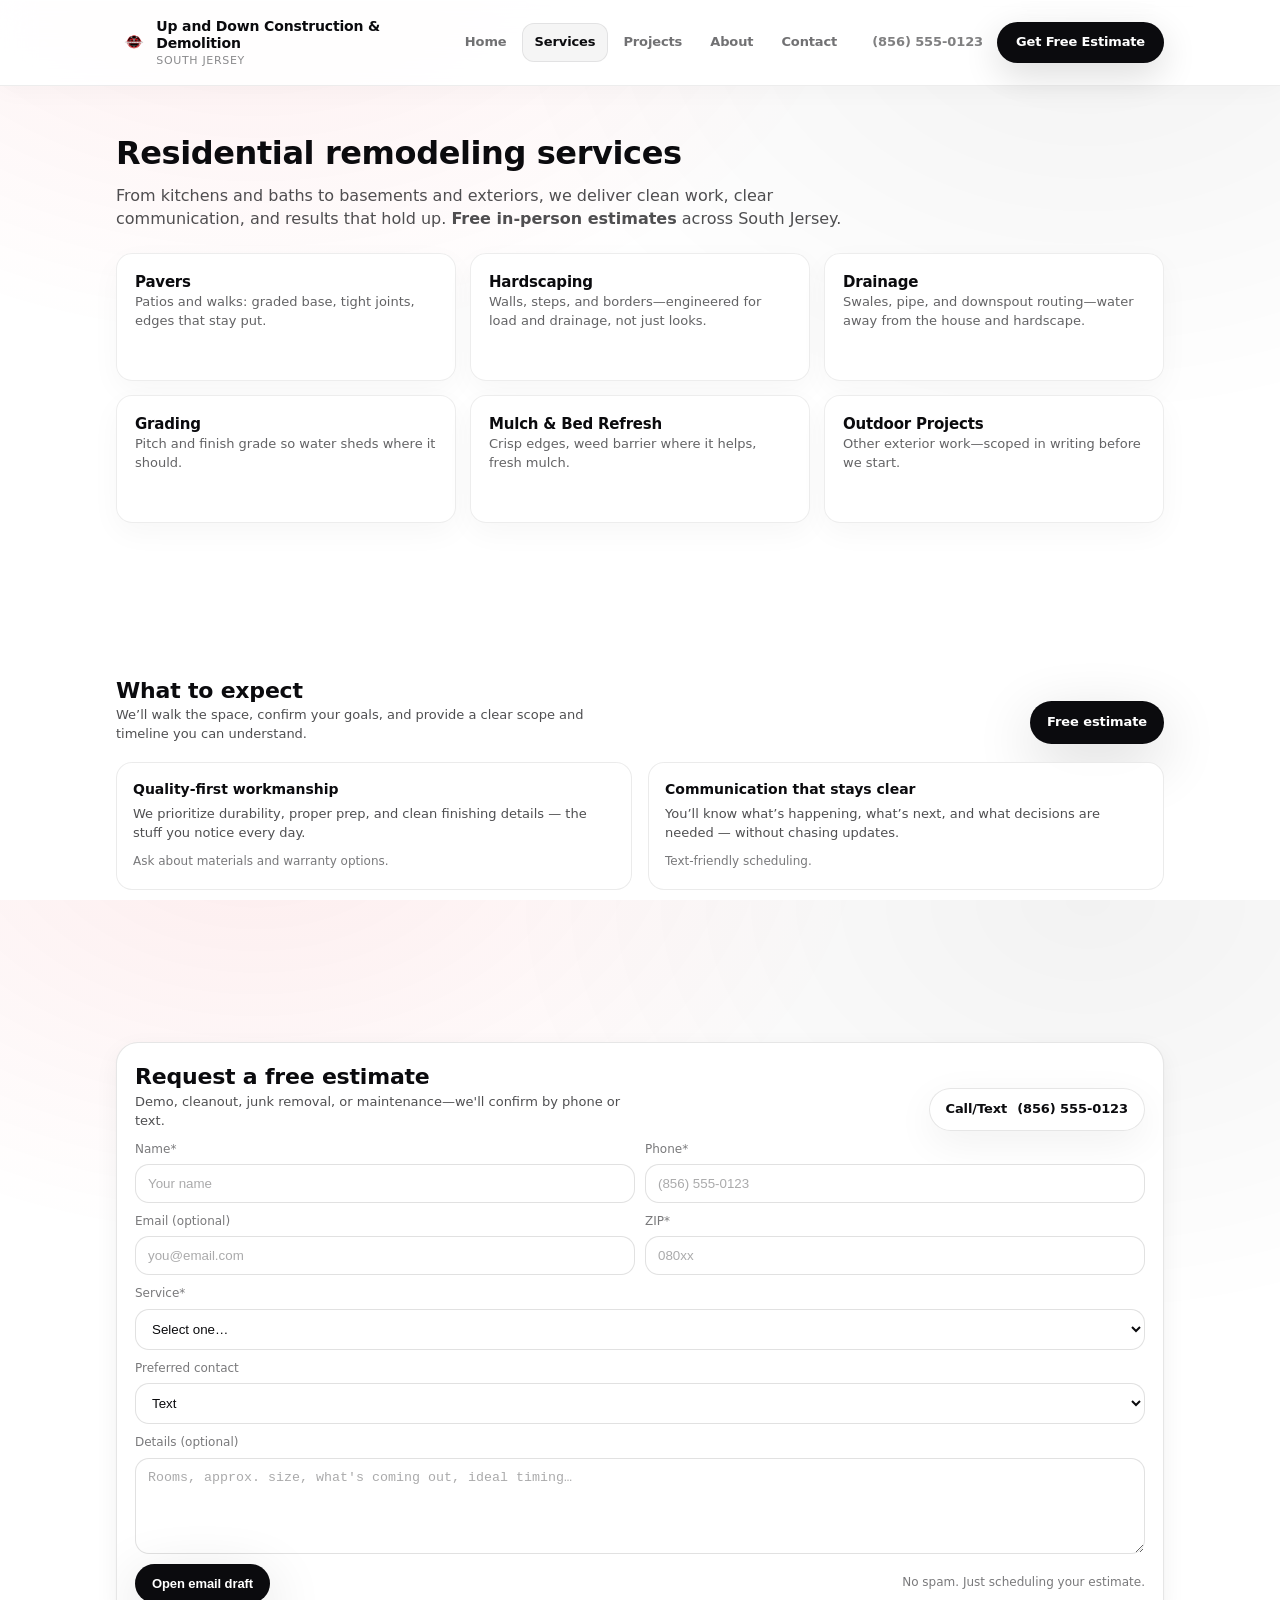
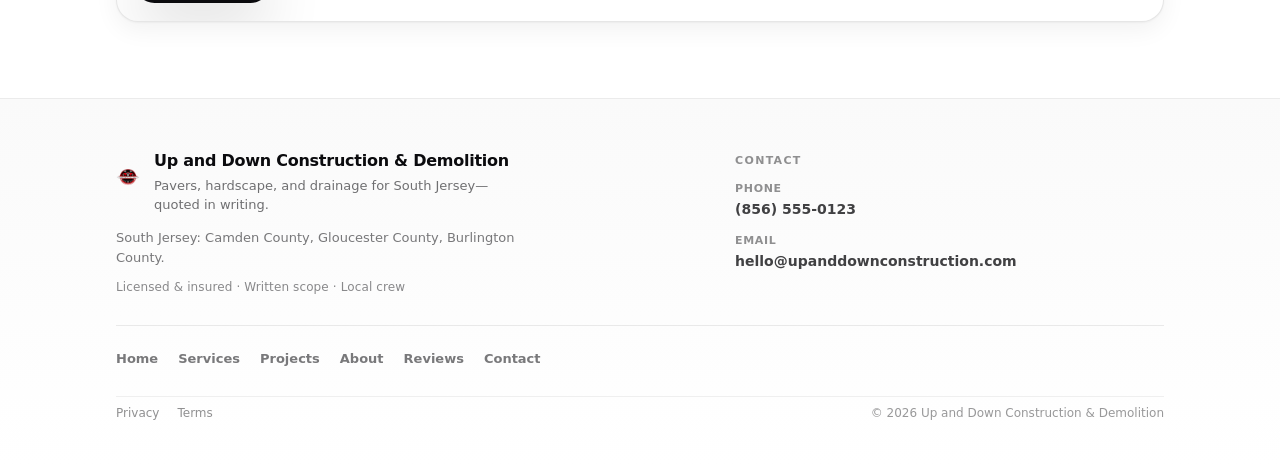
<file: services.html>
<!doctype html>
<html lang="en">
  <head>
    <meta charset="utf-8" />
    <meta name="viewport" content="width=device-width, initial-scale=1" />
    <title>Services — Up and Down Construction</title>
    <meta name="description" content="Residential remodeling services across South Jersey: kitchens, bathrooms, basements, additions, and more. Free in-person estimates." />
    <meta name="theme-color" content="#0b0b0e" />
    <link rel="stylesheet" href="styles.css" />
    <link rel="icon" href="assets/favicon-32.png" sizes="32x32" type="image/png" />
    <link rel="apple-touch-icon" href="assets/favicon-192.png" sizes="192x192" />
    <script src="partials.js" defer></script>
    <script src="script.js" defer></script>
    <script type="application/ld+json" data-jsonld="LocalBusiness">{}</script>
  </head>
  <body>
    <div data-header></div>

    <main id="main">
      <section class="pagehead">
        <div class="container">
          <h1>Residential remodeling services</h1>
          <p>
            From kitchens and baths to basements and exteriors, we deliver clean work, clear communication, and results that hold up.
            <strong>Free in‑person estimates</strong> across South Jersey.
          </p>
        </div>
      </section>

      <section class="section" style="padding-top:0">
        <div class="container">
          <div class="grid3" data-services></div>
        </div>
      </section>

      <section class="section">
        <div class="container">
          <div class="section-head">
            <div>
              <h2>What to expect</h2>
              <p>We’ll walk the space, confirm your goals, and provide a clear scope and timeline you can understand.</p>
            </div>
            <a class="btn primary" data-scroll-to="estimate" href="index.html#estimate">Free estimate</a>
          </div>

          <div class="twocol">
            <div class="card">
              <h3>Quality-first workmanship</h3>
              <p>We prioritize durability, proper prep, and clean finishing details — the stuff you notice every day.</p>
              <div class="meta">Ask about materials and warranty options.</div>
            </div>
            <div class="card">
              <h3>Communication that stays clear</h3>
              <p>You’ll know what’s happening, what’s next, and what decisions are needed — without chasing updates.</p>
              <div class="meta">Text-friendly scheduling.</div>
            </div>
          </div>
        </div>
      </section>

      <section class="section">
        <div class="container">
          <div class="panel" id="estimate">
            <div class="panel-inner">
              <div class="section-head" style="margin-bottom:10px">
                <div>
                  <h2 style="margin:0">Request a free estimate</h2>
                  <p style="margin:0">Demo, cleanout, junk removal, or maintenance—we'll confirm by phone or text.</p>
                </div>
                <a class="btn ghost" data-phone-link href="tel:+18565550123">Call/Text <span data-phone-display>(856) 555-0123</span></a>
              </div>
              <form data-estimate-form>
                <div class="formgrid">
                  <div class="field">
                    <label for="name">Name*</label>
                    <input id="name" name="name" autocomplete="name" placeholder="Your name" required />
                  </div>
                  <div class="field">
                    <label for="phone">Phone*</label>
                    <input id="phone" name="phone" autocomplete="tel" placeholder="(856) 555-0123" required />
                  </div>
                  <div class="field">
                    <label for="email">Email (optional)</label>
                    <input id="email" name="email" autocomplete="email" placeholder="you@email.com" />
                  </div>
                  <div class="field">
                    <label for="zip">ZIP*</label>
                    <input id="zip" name="zip" inputmode="numeric" placeholder="080xx" required />
                  </div>
                  <div class="field" style="grid-column:1 / -1">
                    <label for="projectType">Service*</label>
                    <select id="projectType" name="projectType" required>
                      <option value="">Select one…</option>
                      <option>Kitchen demo</option>
                      <option>Bathroom demo</option>
                      <option>Basement cleanout / demo</option>
                      <option>Garage cleanout / demo</option>
                      <option>Interior demolition</option>
                      <option>Junk removal</option>
                      <option>Property maintenance</option>
                      <option>Other</option>
                    </select>
                  </div>
                  <div class="field" style="grid-column:1 / -1">
                    <label for="contactPref">Preferred contact</label>
                    <select id="contactPref" name="contactPref">
                      <option>Text</option>
                      <option>Phone call</option>
                      <option>Either</option>
                    </select>
                  </div>
                  <div class="field" style="grid-column:1 / -1">
                    <label for="details">Details (optional)</label>
                    <textarea id="details" name="details" placeholder="Rooms, approx. size, what's coming out, ideal timing…"></textarea>
                  </div>
                </div>
                <div class="form-actions">
                  <button class="btn primary" type="submit">Open email draft</button>
                  <div class="fineprint">No spam. Just scheduling your estimate.</div>
                </div>
                <div class="success" data-form-success role="status"></div>
                <div class="error" data-form-error role="alert"></div>
              </form>
            </div>
          </div>
        </div>
      </section>
    </main>

    <div data-footer></div>
  </body>
</html>
</file>
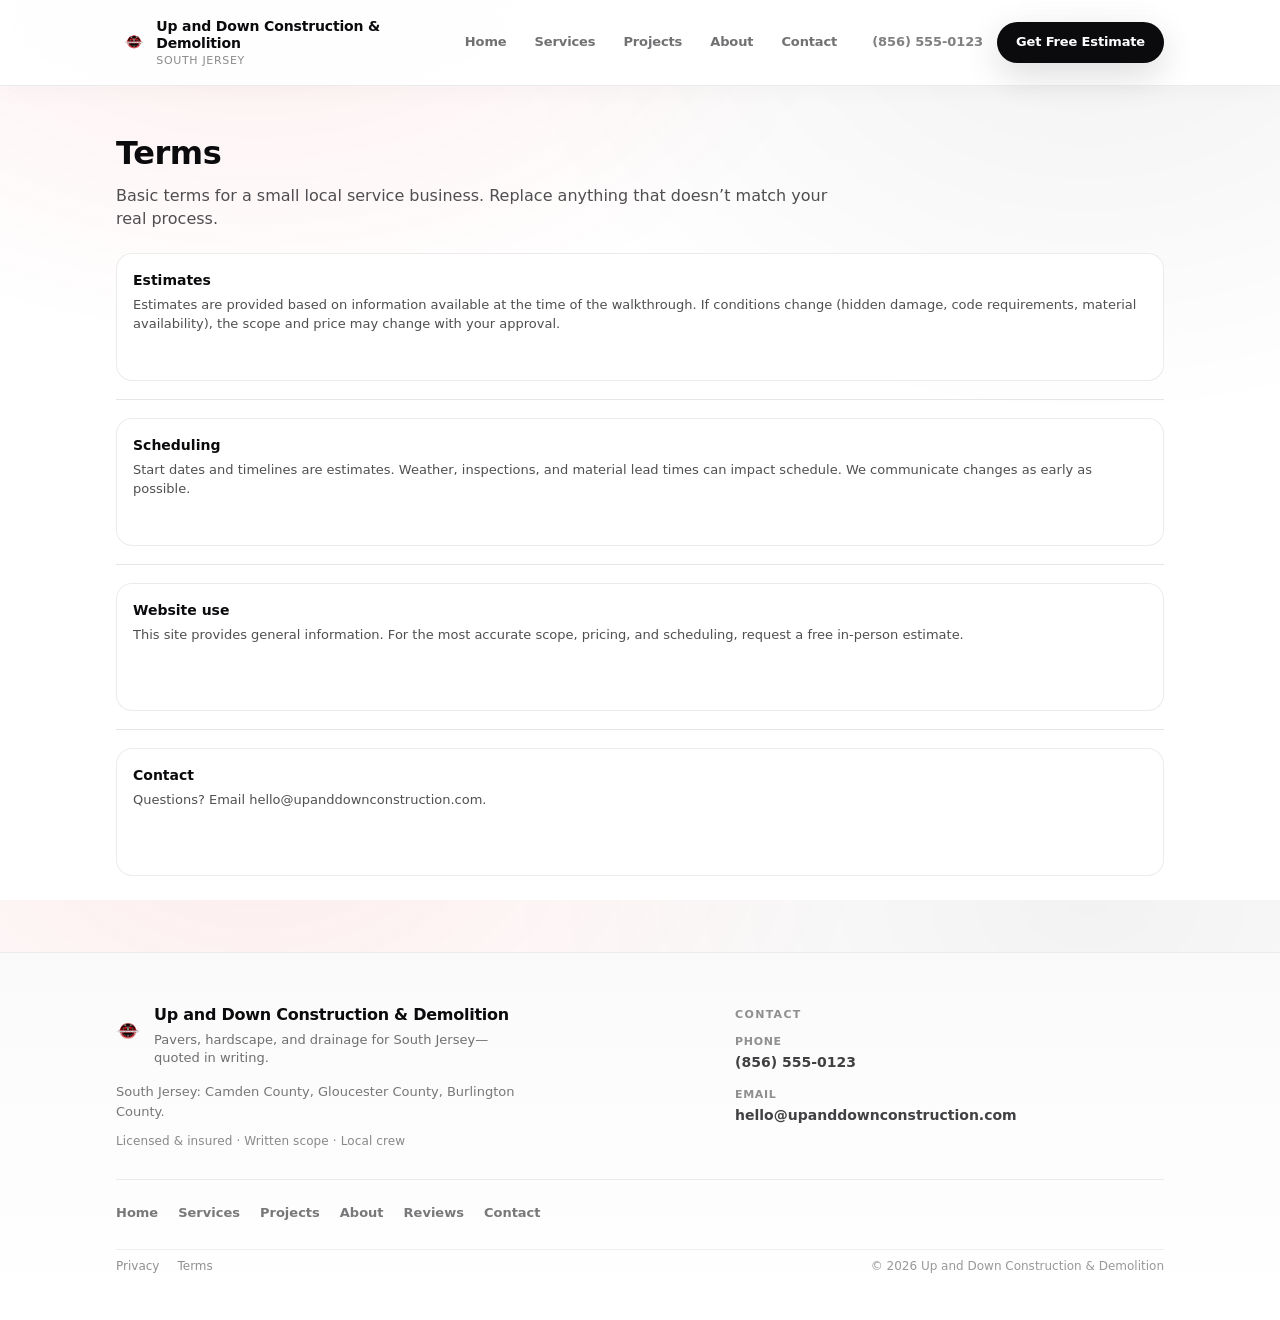
<file: terms.html>
<!doctype html>
<html lang="en">
  <head>
    <meta charset="utf-8" />
    <meta name="viewport" content="width=device-width, initial-scale=1" />
    <title>Terms — Up and Down Construction</title>
    <meta name="description" content="Terms of use for Up and Down Construction." />
    <meta name="theme-color" content="#0b0b0e" />
    <link rel="stylesheet" href="styles.css" />
    <link rel="icon" href="assets/favicon-32.png" sizes="32x32" type="image/png" />
    <link rel="apple-touch-icon" href="assets/favicon-192.png" sizes="192x192" />
    <script src="partials.js" defer></script>
    <script src="script.js" defer></script>
  </head>
  <body>
    <div data-header></div>

    <main id="main">
      <section class="pagehead">
        <div class="container">
          <h1>Terms</h1>
          <p>Basic terms for a small local service business. Replace anything that doesn’t match your real process.</p>
        </div>
      </section>

      <section class="section" style="padding-top:0">
        <div class="container">
          <div class="card">
            <h3>Estimates</h3>
            <p>
              Estimates are provided based on information available at the time of the walkthrough. If conditions change (hidden damage,
              code requirements, material availability), the scope and price may change with your approval.
            </p>
          </div>
          <div class="divider"></div>
          <div class="card">
            <h3>Scheduling</h3>
            <p>
              Start dates and timelines are estimates. Weather, inspections, and material lead times can impact schedule. We communicate changes as early as possible.
            </p>
          </div>
          <div class="divider"></div>
          <div class="card">
            <h3>Website use</h3>
            <p>
              This site provides general information. For the most accurate scope, pricing, and scheduling, request a free in-person estimate.
            </p>
          </div>
          <div class="divider"></div>
          <div class="card">
            <h3>Contact</h3>
            <p>
              Questions? Email <a data-email-link href="mailto:hello@upanddownconstruction.com"><span data-email-display>hello@upanddownconstruction.com</span></a>.
            </p>
          </div>
        </div>
      </section>
    </main>

    <div data-footer></div>
  </body>
</html>
</file>
<file: styles.css>
:root{
  --bg: #ffffff;
  --bg2: #ffffff;
  --surface: #ffffff;
  --surface2: #fafafa;
  --border: rgba(10,10,10,.10);
  --text: #0b0b0e;
  --muted: rgba(11,11,14,.72);
  --muted2: rgba(11,11,14,.55);
  --accent: #e10613;
  --accent2: #ff3b30;
  --shadow: 0 18px 60px rgba(0,0,0,.08);
  --shadow2: 0 12px 40px rgba(0,0,0,.06);
  --shadow-elev: 0 1px 2px rgba(0,0,0,.04), 0 8px 24px rgba(0,0,0,.055);
  --shadow-elev-hover: 0 2px 6px rgba(0,0,0,.05), 0 16px 44px rgba(0,0,0,.07);
  --radius: 16px;
  --radius2: 22px;
  --radius-sm: 12px;
  --radius-md: 14px;
  --radius-lg: 18px;
  --radius-xl: 20px;
  --container: 1100px;
  --gutter: 26px;
  --measure: 68ch;
  --font: ui-sans-serif, system-ui, -apple-system, Segoe UI, Roboto, Helvetica, Arial, "Apple Color Emoji","Segoe UI Emoji";
  --ease-out: cubic-bezier(0.22, 1, 0.36, 1);
  --ease-soft: cubic-bezier(0.33, 1, 0.68, 1);
  --duration: 0.2s;
  --duration-slow: 0.38s;
}

*{box-sizing:border-box}
html{scroll-behavior:smooth}
@media (prefers-reduced-motion: reduce){
  html{scroll-behavior:auto}
}
html,body{height:100%}
body{
  margin:0;
  font-family:var(--font);
  color:var(--text);
  background:
    radial-gradient(1000px 700px at 20% -10%, rgba(225,6,19,.08), rgba(225,6,19,0) 62%),
    radial-gradient(900px 650px at 85% 0%, rgba(0,0,0,.05), rgba(0,0,0,0) 65%),
    linear-gradient(180deg, var(--bg), var(--bg2));
  line-height:1.45;
  -webkit-font-smoothing:antialiased;
  -moz-osx-font-smoothing:grayscale;
}

a{color:inherit;text-decoration:none}
img{max-width:100%;display:block}
@media (prefers-reduced-motion: reduce){
  .btn,
  .card--premium,
  .why-card,
  .step--premium,
  .trust-item,
  .project-card,
  .project-media img,
  .project-media .project-img--ph,
  .hero-visual__frame,
  .hero-visual__tile,
  .trustchip,
  .topbar,
  .navlinks a,
  .footer__quick a,
  .footer__legal a,
  .footer__contact-line,
  .panel{
    transition:none !important;
  }
  .project-card:hover .project-media img,
  .project-card:hover .project-media .project-img--ph{
    transform:none !important;
  }
  .card--premium:hover,
  .step--premium:hover,
  .project-card:hover,
  .service-tile:active,
  .mobile-cta-bar__btn--call:active,
  .mobile-cta-bar__btn--estimate.btn.primary:active,
  .cta-final--premium .cta-final__primary.btn.primary:hover,
  .cta-final--premium .cta-final__secondary.btn:hover{
    transform:none !important;
  }
}
.container > *{max-width: 100%}

.measure{
  max-width: var(--measure);
}

.container{
  max-width:var(--container);
  margin:0 auto;
  padding:0 var(--gutter);
}

.skip{
  position:absolute; left:-999px; top:auto; width:1px; height:1px; overflow:hidden;
}
.skip:focus{
  left:14px; top:14px; width:auto; height:auto; padding:10px 12px;
  background:var(--surface); border:1px solid var(--border); border-radius:12px; z-index:9999;
}

.topbar{
  position:sticky;
  top:0;
  z-index:200;
  backdrop-filter:saturate(180%) blur(16px);
  background: rgba(255,255,255,.92);
  border-bottom:1px solid rgba(10,10,10,.07);
  box-shadow: 0 1px 0 rgba(255,255,255,.8) inset, 0 4px 24px rgba(0,0,0,.03);
  transition: box-shadow var(--duration) var(--ease-out), border-color var(--duration) var(--ease-out);
}

.mobile-cta-bar{
  display:none;
}
@media (max-width: 980px){
  html{
    scroll-padding-bottom: calc(86px + env(safe-area-inset-bottom, 0px));
  }
  body{
    padding-bottom: calc(86px + env(safe-area-inset-bottom, 0px));
  }
  .mobile-cta-bar{
    display:block;
    position:fixed;
    bottom:0;
    left:0;
    right:0;
    z-index:240;
    padding-top:10px;
    padding-bottom:calc(10px + env(safe-area-inset-bottom, 0px));
    background:rgba(255,255,255,.97);
    border-top:1px solid rgba(10,10,10,.1);
    box-shadow:0 -10px 40px rgba(0,0,0,.08);
    backdrop-filter:saturate(180%) blur(14px);
  }
  .mobile-cta-bar__inner{
    display:flex;
    gap:12px;
    align-items:stretch;
  }
  .mobile-cta-bar__btn{
    flex:1;
    min-height:56px;
    padding:16px 14px;
    display:inline-flex;
    align-items:center;
    justify-content:center;
    text-align:center;
    font-size:16px;
    font-weight:750;
    letter-spacing:-.2px;
    border-radius:14px;
    text-decoration:none;
    -webkit-tap-highlight-color:transparent;
    touch-action:manipulation;
    transition:transform 0.12s var(--ease-soft), filter var(--duration) var(--ease-out), box-shadow var(--duration) var(--ease-out);
  }
  .mobile-cta-bar__btn--call{
    border:1px solid rgba(10,10,10,.14);
    background:#fff;
    color:var(--text);
    box-shadow:0 2px 12px rgba(0,0,0,.06);
  }
  .mobile-cta-bar__btn--call:hover{
    border-color:rgba(10,10,10,.18);
    box-shadow:0 4px 16px rgba(0,0,0,.08);
  }
  .mobile-cta-bar__btn--call:active{transform:scale(0.98)}
  .mobile-cta-bar__btn--estimate.btn.primary{
    min-height:56px;
    padding:16px 14px;
    font-size:16px;
    font-weight:750;
    border-radius:14px;
    box-shadow:0 10px 28px rgba(0,0,0,.18);
  }
  .mobile-cta-bar__btn--estimate.btn.primary:active{transform:scale(0.98)}
  .mobile-cta-bar__btn:focus-visible{
    outline:2px solid rgba(225,6,19,.45);
    outline-offset:2px;
  }
}
.nav{
  display:flex;
  align-items:center;
  justify-content:space-between;
  padding:12px 0;
  gap:20px;
}
.brand{
  display:flex;
  align-items:center;
  gap:12px;
  min-width:0;
  flex-shrink:1;
  border-radius:var(--radius-sm);
  padding:6px 8px;
  transition: background var(--duration) var(--ease-out);
}
.brand:hover{background:rgba(0,0,0,.025)}
.brand-logo{
  display:block;
  height:44px;
  width:auto;
  max-width:min(100px, 22vw);
  object-fit:contain;
  flex-shrink:0;
}
.brand-mark{
  width:40px;height:40px;border-radius:12px;
  background: radial-gradient(16px 16px at 30% 30%, rgba(255,255,255,.35), rgba(255,255,255,0)),
              linear-gradient(135deg, rgba(225,6,19,.95), rgba(255,59,48,.70));
  box-shadow: 0 18px 60px rgba(225,6,19,.18);
  border:1px solid rgba(0,0,0,.10);
  display:grid;
  place-items:center;
  position:relative;
  overflow:hidden;
}
.brand-mark:after{
  content:"";
  position:absolute; inset:-40%;
  background: radial-gradient(circle at 50% 50%, rgba(255,255,255,.18), rgba(255,255,255,0) 62%);
  transform: rotate(20deg);
}
.brand-text{
  display:flex;flex-direction:column; line-height:1.2;
  min-width:0;
}
.brand-text b{font-size:14px; letter-spacing:-.15px; font-weight:700}
.brand-text__line{font-size:11px; color:rgba(11,11,14,.48); letter-spacing:.06em; text-transform:uppercase; margin-top:2px}

.navlinks{
  display:flex;
  gap:2px;
  align-items:center;
  justify-content:center;
  flex:1;
}
.navlinks a{
  font-size:13px;
  font-weight:550;
  letter-spacing:-.12px;
  color:rgba(11,11,14,.58);
  padding:9px 12px;
  border-radius:var(--radius-sm);
  border:1px solid transparent;
  transition: color var(--duration) var(--ease-out), background var(--duration) var(--ease-out), border-color var(--duration) var(--ease-out);
}
.navlinks a:hover{color:var(--text); background:rgba(0,0,0,.035)}
.navlinks a[aria-current="page"]{
  color:var(--text);
  background:rgba(11,11,14,.04);
  border-color:rgba(11,11,14,.08);
}

.navctas{
  display:flex;
  gap:12px;
  align-items:center;
  justify-content:flex-end;
  flex-shrink:0;
}
.nav-phone{
  display:inline-flex;
  align-items:center;
  justify-content:center;
  min-height:44px;
  padding:10px 14px;
  border-radius:999px;
  border:1px solid var(--border);
  background:rgba(255,255,255,.92);
  box-shadow:0 2px 10px rgba(0,0,0,.04);
  font-size:13px;
  font-weight:650;
  letter-spacing:-.1px;
  color:var(--text);
  white-space:nowrap;
  transition: color var(--duration) var(--ease-out), background var(--duration) var(--ease-out), border-color var(--duration) var(--ease-out), box-shadow var(--duration) var(--ease-out);
}
.nav-phone:hover{color:var(--text); background:#fff; border-color:rgba(10,10,10,.12)}
@media (min-width: 981px){
  .nav-phone{
    min-height:auto;
    padding:8px 2px;
    border:none;
    background:transparent;
    box-shadow:none;
    font-weight:600;
    color:rgba(11,11,14,.52);
  }
  .nav-phone:hover{background:transparent}
}
.nav-cta.btn.primary{
  padding:10px 18px;
  font-size:13px;
  font-weight:650;
  letter-spacing:-.15px;
  box-shadow: 0 12px 36px rgba(0,0,0,.14);
  min-height:44px;
}
@media (min-width: 981px){
  .nav-cta.btn.primary{min-height:auto}
}
.btn{
  display:inline-flex;
  align-items:center;
  justify-content:center;
  gap:10px;
  padding:11px 16px;
  font-size:13px;
  border-radius:999px;
  border:1px solid var(--border);
  background:rgba(255,255,255,.92);
  color:var(--text);
  box-shadow: var(--shadow2);
  white-space:nowrap;
  font-weight:650;
  letter-spacing:-.1px;
  transition: background var(--duration) var(--ease-out), border-color var(--duration) var(--ease-out), box-shadow var(--duration) var(--ease-out), filter var(--duration) var(--ease-out), transform 0.15s var(--ease-soft);
}
.btn:hover{background:#fff; box-shadow: var(--shadow-elev)}
.btn:focus{outline:2px solid rgba(225,6,19,.40); outline-offset:2px}
.btn:focus:not(:focus-visible){outline:none}
.btn:focus-visible{outline:2px solid rgba(225,6,19,.40); outline-offset:2px}
.btn.primary{
  background: #0b0b0e;
  border:1px solid rgba(0,0,0,.10);
  color:#fff;
  box-shadow: 0 18px 60px rgba(0,0,0,.16);
}
.btn.primary:hover{filter:brightness(1.04); box-shadow: 0 20px 56px rgba(0,0,0,.18); transform:translateY(-1px)}
.btn.primary:active{transform:translateY(0); filter:brightness(0.98)}
.btn.ghost{background:rgba(255,255,255,.92)}
.btn.btn--text{
  background:transparent;
  box-shadow:none;
  border:1px solid transparent;
  color:var(--text);
  padding-left:10px;
  padding-right:10px;
}
.btn.btn--text:hover{
  background:rgba(0,0,0,.04);
  border-color:rgba(0,0,0,.04);
  transform:none;
}

.hamburger{display:none}
.hamburger button{
  width:44px;height:44px;border-radius:var(--radius-md);border:1px solid var(--border);
  background:rgba(255,255,255,.92); color:var(--text);
  transition: background var(--duration) var(--ease-out), border-color var(--duration) var(--ease-out), box-shadow var(--duration) var(--ease-out);
}
.hamburger button:hover{background:#fff; border-color:rgba(10,10,10,.12); box-shadow:0 2px 8px rgba(0,0,0,.04)}
.hamburger button:active{transform:scale(0.98)}

.mobilemenu{
  display:none;
  border-top:1px solid rgba(10,10,10,.07);
  background: rgba(255,255,255,.98);
}
.mobilemenu .inner{
  padding:14px 0 20px;
  display:flex;
  flex-direction:column;
  gap:6px;
}
.mobilemenu a[data-nav]{
  padding:12px 14px;border-radius:var(--radius-sm);
  background:transparent;
  border:1px solid rgba(0,0,0,.06);
  color:rgba(11,11,14,.72);
  font-weight:550;
  font-size:14px;
  transition: color var(--duration) var(--ease-out), background var(--duration) var(--ease-out), border-color var(--duration) var(--ease-out);
}
.mobilemenu a[data-nav]:hover{color:var(--text); background:rgba(0,0,0,.03); border-color:rgba(0,0,0,.08)}
.mobilemenu a[data-nav][aria-current="page"]{
  color:var(--text);
  background:rgba(11,11,14,.04);
  border-color:rgba(11,11,14,.10);
}
.mobilemenu__cta{margin-top:8px}
.mobilemenu__cta.btn.primary{transition: filter var(--duration) var(--ease-out), transform 0.15s var(--ease-soft), box-shadow var(--duration) var(--ease-out)}
.mobilemenu__phone{
  text-align:center;
  padding:10px;
  font-size:13px;
  font-weight:600;
  color:rgba(11,11,14,.55);
  transition: color var(--duration) var(--ease-out);
}
.mobilemenu__phone:hover{color:var(--text)}
@media (max-width: 980px){
  .mobilemenu .inner{
    padding-bottom:calc(20px + 86px + env(safe-area-inset-bottom, 0px));
  }
}

.hero{
  padding:78px 0 28px;
}
.kicker{
  display:inline-flex;
  gap:10px;
  align-items:center;
  padding:8px 12px;
  border-radius:999px;
  background: rgba(255,255,255,.05);
  border:1px solid rgba(255,255,255,.08);
  color:var(--muted);
  font-size:12px;
}
.kicker .dot{
  width:9px;height:9px;border-radius:99px;
  background:linear-gradient(135deg, var(--accent), var(--accent2));
  box-shadow:0 10px 40px rgba(225,6,19,.35);
}
.h1{
  font-size:44px;
  line-height:1.04;
  letter-spacing:-.7px;
  margin:16px 0 10px;
}
.lead{
  color:var(--muted);
  font-size:16px;
  max-width:56ch;
}
.hero--premium{padding-top:88px}
.hero-premium{max-width: 880px}
.hero-grid{
  display:grid;
  grid-template-columns: 1.05fr .95fr;
  gap:30px;
  align-items:start;
}
.hero-grid--premium{padding-bottom: 8px}
.eyebrow{
  font-size:12px;
  letter-spacing:.10em;
  text-transform:uppercase;
  color:rgba(11,11,14,.55);
}
.h1--premium{
  font-size: clamp(40px, 4.8vw, 58px);
  letter-spacing:-1.1px;
  margin-top:14px;
}
.lead--premium{
  font-size:16px;
  color:rgba(11,11,14,.68);
  max-width: var(--measure);
}
.hero-ctas{
  display:flex;
  gap:10px;
  align-items:center;
  margin-top:18px;
  flex-wrap:wrap;
}

.hero-trust{
  margin-top:14px;
  display:flex;
  flex-wrap:wrap;
  gap:10px;
}
.trustchip{
  display:inline-flex;
  align-items:center;
  gap:8px;
  padding:8px 10px;
  border-radius:999px;
  border:1px solid rgba(10,10,10,.08);
  background: rgba(255,255,255,.92);
  color: rgba(11,11,14,.68);
  font-size:12px;
  box-shadow: 0 4px 14px rgba(0,0,0,.035);
  transition: border-color var(--duration) var(--ease-out), box-shadow var(--duration) var(--ease-out);
}
.trustchip:hover{
  border-color:rgba(10,10,10,.11);
  box-shadow:0 6px 20px rgba(0,0,0,.045);
}
.trustchip:before{
  content:"";
  width:8px;height:8px;
  border-radius:99px;
  background: rgba(225,6,19,.55);
}

.hero-visual{
  padding-top: 6px;
}
.hero-visual__frame{
  border-radius: var(--radius2);
  border: 1px solid rgba(10,10,10,.10);
  background: rgba(255,255,255,.92);
  box-shadow: var(--shadow-elev);
  padding: 14px;
  transition: box-shadow var(--duration-slow) var(--ease-out), border-color var(--duration) var(--ease-out);
}
.hero-visual__frame:hover{
  box-shadow: var(--shadow-elev-hover);
  border-color:rgba(10,10,10,.12);
}
.hero-visual__row{
  display:grid;
  grid-template-columns: 1fr 1fr;
  gap:12px;
  margin-top:12px;
}
.hero-visual__tile{
  border-radius: var(--radius-lg);
  border: 1px solid rgba(10,10,10,.10);
  overflow:hidden;
  position:relative;
  background:#fff;
  min-height: 150px;
  transition: border-color var(--duration) var(--ease-out), box-shadow var(--duration) var(--ease-out);
}
.hero-visual__tile:hover{
  border-color:rgba(10,10,10,.13);
  box-shadow:0 4px 16px rgba(0,0,0,.05);
}
.hero-visual__tile--lg{
  min-height: 240px;
}
.hero-visual__ph{
  position:absolute; inset:0;
  transition: opacity var(--duration-slow) var(--ease-out);
  background:
    radial-gradient(900px 260px at 15% 0%, rgba(225,6,19,.10), rgba(225,6,19,0) 62%),
    radial-gradient(800px 300px at 90% 110%, rgba(0,0,0,.08), rgba(0,0,0,0) 62%),
    linear-gradient(180deg, rgba(255,255,255,.96), rgba(250,250,250,.94));
}
.hero-visual__tile:hover .hero-visual__ph{
  opacity:.96;
}
.hero-visual__ph--alt{
  background:
    radial-gradient(700px 240px at 30% 0%, rgba(0,0,0,.08), rgba(0,0,0,0) 60%),
    radial-gradient(800px 260px at 90% 110%, rgba(225,6,19,.08), rgba(225,6,19,0) 62%),
    linear-gradient(180deg, rgba(255,255,255,.96), rgba(250,250,250,.94));
}
.hero-visual__ph--alt2{
  background:
    radial-gradient(820px 260px at 10% 0%, rgba(225,6,19,.10), rgba(225,6,19,0) 60%),
    radial-gradient(720px 240px at 70% 120%, rgba(0,0,0,.08), rgba(0,0,0,0) 62%),
    linear-gradient(180deg, rgba(255,255,255,.96), rgba(250,250,250,.94));
}
.hero-visual__label{
  position:absolute;
  left:12px;
  bottom:12px;
  padding:8px 10px;
  border-radius:999px;
  border:1px solid rgba(10,10,10,.10);
  background: rgba(255,255,255,.88);
  font-size:12px;
  color: rgba(11,11,14,.86);
  backdrop-filter: blur(10px);
  transition: border-color var(--duration) var(--ease-out), box-shadow var(--duration) var(--ease-out);
}
.hero-visual__tile:hover .hero-visual__label{
  border-color:rgba(10,10,10,.14);
  box-shadow:0 2px 8px rgba(0,0,0,.04);
}
.hero-visual__note{
  margin-top:10px;
  color: rgba(11,11,14,.55);
  font-size:12px;
}
.trust-strip{
  padding: 14px 0;
  border-top:1px solid rgba(10,10,10,.05);
  border-bottom:1px solid rgba(10,10,10,.05);
  background: rgba(255,255,255,.72);
}
.trust-strip__inner{
  display:grid;
  grid-template-columns:repeat(4,1fr);
  gap:10px;
}
.trust-item{
  padding:10px 8px;
  border-radius:var(--radius-md);
  border:1px solid rgba(10,10,10,.06);
  background: rgba(255,255,255,.9);
  box-shadow: 0 1px 3px rgba(0,0,0,.03);
  transition: border-color var(--duration) var(--ease-out), box-shadow var(--duration) var(--ease-out), background var(--duration) var(--ease-out);
}
.trust-item:hover{
  border-color:rgba(10,10,10,.09);
  background:#fff;
  box-shadow:0 4px 14px rgba(0,0,0,.04);
}
.trust-label{display:block; font-weight:650; font-size:13px; letter-spacing:-.2px}
.trust-sub{display:block; margin-top:2px; font-size:12px; color:rgba(11,11,14,.60)}

.panel{
  border-radius: var(--radius2);
  background: #fff;
  border:1px solid rgba(10,10,10,.10);
  box-shadow: var(--shadow-elev);
  overflow:hidden;
  transition: box-shadow var(--duration) var(--ease-out), border-color var(--duration) var(--ease-out);
}
.panel:hover{
  box-shadow: var(--shadow-elev-hover);
  border-color:rgba(10,10,10,.11);
}
.panel-inner{padding:18px}
.panel h3{margin:6px 0 12px; font-size:14px; color:var(--text)}
.panel p{margin:0; color:var(--muted); font-size:13px}

.formgrid{
  display:grid;
  grid-template-columns: 1fr 1fr;
  gap:10px;
}
.field{display:flex; flex-direction:column; gap:6px}
.field label{font-size:12px; color:var(--muted2)}
.field input,.field select,.field textarea{
  padding:11px 12px;
  border-radius:var(--radius-md);
  border:1px solid rgba(10,10,10,.12);
  background: #fff;
  color:var(--text);
  outline:none;
  transition: border-color var(--duration) var(--ease-out), box-shadow var(--duration) var(--ease-out);
}
.field textarea{grid-column:1 / -1; min-height:96px; resize:vertical}
.field input::placeholder,.field textarea::placeholder{color:rgba(11,11,14,.35)}
.field input:focus,.field select:focus,.field textarea:focus{border-color: rgba(225,6,19,.55); box-shadow: 0 0 0 3px rgba(225,6,19,.15)}
.form-actions{display:flex; gap:10px; align-items:center; justify-content:space-between; margin-top:10px; flex-wrap:wrap}
.fineprint{color:var(--muted2); font-size:12px}
.success{
  display:none;
  margin-top:10px;
  padding:10px 12px;
  border-radius:14px;
  border:1px solid rgba(80,255,200,.22);
  background: rgba(80,255,200,.08);
  color: rgba(210,255,240,.92);
  font-size:13px;
}
.error{
  display:none;
  margin-top:10px;
  padding:10px 12px;
  border-radius:14px;
  border:1px solid rgba(255,90,90,.22);
  background: rgba(255,90,90,.08);
  color: rgba(255,235,235,.92);
  font-size:13px;
}

.section{padding:76px 0}
.section--tight{padding-top:60px}
.section--divider{
  border-top: 1px solid rgba(10,10,10,.05);
}
.section-head{
  display:flex; align-items:flex-end; justify-content:space-between; gap:16px;
  margin-bottom:18px;
}
.section-head h2{margin:0; font-size:22px; letter-spacing:-.2px}
.section-head p{margin:0; color:var(--muted); max-width:60ch; font-size:13px}
.section-head--premium{margin-bottom:26px}
.section-head--premium h2{font-size:28px; letter-spacing:-.6px}
.section-head--premium p{font-size:14px; color:rgba(11,11,14,.62); max-width: var(--measure)}

.grid3{display:grid; grid-template-columns:repeat(3,1fr); gap:14px}
.card{
  border-radius: var(--radius);
  border:1px solid rgba(10,10,10,.08);
  background: rgba(255,255,255,.92);
  padding:16px;
  min-height:128px;
  position:relative;
  overflow:hidden;
}
.card:before{content:none}
.card h3{margin:0 0 6px; font-size:14px}
.card p{margin:0; color:var(--muted); font-size:13px}
.card .meta{margin-top:10px; color:var(--muted2); font-size:12px}
.grid3--premium{gap:16px}
.card--premium{
  padding:18px;
  border-color: rgba(10,10,10,.07);
  background: rgba(255,255,255,.96);
  box-shadow: 0 10px 30px rgba(0,0,0,.035);
  transition: border-color var(--duration) var(--ease-out), box-shadow var(--duration) var(--ease-out), transform 0.28s var(--ease-soft);
}
.card--premium h3{font-size:15px; letter-spacing:-.2px}
.card--premium p{font-size:13px; color:rgba(11,11,14,.64)}
.card--premium:hover{
  border-color: rgba(10,10,10,.11);
  box-shadow: var(--shadow-elev-hover);
  transform:translateY(-2px);
}

/* Why choose us */
.why-grid{
  display:grid;
  grid-template-columns: repeat(12, 1fr);
  gap:16px;
}
.why-card{
  grid-column: span 4;
  padding:18px 18px 16px;
}
.why-card h3{
  margin-top:12px;
}
.why-card__icon{
  width:40px;
  height:40px;
  border-radius:var(--radius-md);
  display:grid;
  place-items:center;
  border:1px solid rgba(10,10,10,.08);
  background: rgba(255,255,255,.92);
  box-shadow: 0 4px 14px rgba(0,0,0,.04);
  color: rgba(11,11,14,.82);
  transition: border-color var(--duration) var(--ease-out), box-shadow var(--duration) var(--ease-out), background var(--duration) var(--ease-out);
}
.why-card:hover .why-card__icon{
  border-color:rgba(10,10,10,.11);
  background:#fff;
  box-shadow:0 6px 18px rgba(0,0,0,.05);
}
.why-card__icon svg{
  width:20px;
  height:20px;
}

/* Services cards */
.card--service{
  padding:18px 18px 16px;
  display:flex;
  flex-direction:column;
  height:100%;
}
.card--service h3{
  margin:0;
}
.service-card__desc{
  margin-top:8px;
  max-width: 48ch;
  color: rgba(11,11,14,.64);
}
.service-card__desc + .service-card__desc{
  margin-top:6px;
}
.service-card__cta{
  margin-top:auto;
  padding-top:14px;
  align-self:flex-start;
}

.steps{display:grid; grid-template-columns:repeat(4,1fr); gap:14px}
.step{
  border-radius: var(--radius);
  border:1px solid rgba(10,10,10,.08);
  background: rgba(255,255,255,.92);
  padding:16px;
}
.step .num{
  width:34px;height:34px;border-radius:12px;
  display:grid; place-items:center;
  background: rgba(0,0,0,.06);
  border:1px solid rgba(0,0,0,.08);
  margin-bottom:10px;
  font-weight:700;
}
.step b{display:block; margin-bottom:6px}
.step span{color:var(--muted); font-size:13px}
.steps--premium{gap:16px}
.step--premium{
  border-color: rgba(10,10,10,.07);
  background: rgba(255,255,255,.96);
  box-shadow: 0 10px 30px rgba(0,0,0,.035);
  transition: border-color var(--duration) var(--ease-out), box-shadow var(--duration) var(--ease-out), transform 0.28s var(--ease-soft);
}
.step--premium:hover{
  border-color:rgba(10,10,10,.1);
  box-shadow:0 12px 36px rgba(0,0,0,.045);
  transform:translateY(-1px);
}
.num--premium{background: rgba(225,6,19,.10); border-color: rgba(225,6,19,.16)}

.gallery{
  display:grid;
  grid-template-columns: repeat(12, 1fr);
  gap:12px;
}
.tile{
  grid-column: span 4;
  border-radius:18px;
  border:1px solid rgba(10,10,10,.10);
  background: rgba(255,255,255,.92);
  overflow:hidden;
  min-height:160px;
  position:relative;
}
.tile .ph{
  position:absolute; inset:0;
  background:
    radial-gradient(900px 240px at 10% 0%, rgba(225,6,19,.10), rgba(225,6,19,0) 62%),
    radial-gradient(800px 260px at 80% 100%, rgba(0,0,0,.06), rgba(0,0,0,0) 65%),
    linear-gradient(180deg, rgba(255,255,255,.94), rgba(255,255,255,.88));
}
.tile .label{
  position:absolute; left:12px; bottom:12px;
  padding:8px 10px;
  border-radius:999px;
  border:1px solid rgba(10,10,10,.10);
  background: rgba(255,255,255,.88);
  font-size:12px;
  color:var(--text);
}
.gallery--premium{gap:16px}
.tile--light{
  border-color: rgba(10,10,10,.09);
  background: rgba(255,255,255,.96);
  box-shadow: 0 16px 48px rgba(0,0,0,.055);
}
.ph--light{filter:saturate(.95)}
.label--light{backdrop-filter: blur(10px)}

/* Featured projects */
.projects-grid{
  display:grid;
  grid-template-columns: repeat(12, 1fr);
  gap:16px;
}
.project-card{
  grid-column: span 4;
  border-radius: var(--radius-xl);
  border: 1px solid rgba(10,10,10,.08);
  background: rgba(255,255,255,.96);
  box-shadow: var(--shadow-elev);
  overflow:hidden;
  transition: box-shadow var(--duration) var(--ease-out), border-color var(--duration) var(--ease-out), transform 0.25s var(--ease-soft);
}
.project-card:hover{
  border-color: rgba(10,10,10,.12);
  box-shadow: var(--shadow-elev-hover);
  transform: translateY(-2px);
}
.project-media{
  position:relative;
  aspect-ratio: 4 / 3;
  background: linear-gradient(180deg, rgba(250,250,250,1), rgba(255,255,255,1));
  overflow:hidden;
}
.project-media--ba{
  display:grid;
  grid-template-columns: 1fr 1fr;
  gap:0;
}
.project-ba{
  position:relative;
  border-right: 1px solid rgba(10,10,10,.08);
}
.project-ba:last-child{border-right:none}
.project-ba__label{
  position:absolute;
  left:10px;
  top:10px;
  z-index:2;
  font-size:11px;
  padding:6px 9px;
  border-radius:999px;
  background: rgba(255,255,255,.90);
  border:1px solid rgba(10,10,10,.10);
  color: rgba(11,11,14,.80);
  backdrop-filter: blur(10px);
}
.project-img{
  width:100%;
  height:100%;
  object-fit: cover;
  display:block;
  transition: transform var(--duration-slow) var(--ease-out);
}
.project-card:hover .project-img{
  transform:scale(1.02);
}
.project-img--ph{
  width:100%;
  height:100%;
  transition: transform var(--duration-slow) var(--ease-out);
  background:
    radial-gradient(900px 260px at 15% 0%, rgba(225,6,19,.10), rgba(225,6,19,0) 62%),
    radial-gradient(800px 300px at 90% 110%, rgba(0,0,0,.08), rgba(0,0,0,0) 62%),
    linear-gradient(180deg, rgba(255,255,255,.96), rgba(250,250,250,.94));
}
.project-card:hover .project-img--ph{
  transform:scale(1.02);
}
.project-body{
  padding:14px 16px 16px;
}
.project-title{
  font-size:15px;
  font-weight:700;
  letter-spacing:-.2px;
}
.project-meta{
  margin-top:4px;
  font-size:12px;
  color: rgba(11,11,14,.58);
}
.project-desc{
  margin-top:10px;
  font-size:13px;
  color: rgba(11,11,14,.66);
  max-width: 56ch;
}

.cta-final{
  padding: 74px 0 84px;
  background:
    radial-gradient(900px 520px at 20% 0%, rgba(225,6,19,.08), rgba(225,6,19,0) 65%),
    linear-gradient(180deg, rgba(250,250,250,1), rgba(255,255,255,1));
  border-top:1px solid rgba(10,10,10,.06);
}
.cta-final--premium{
  position:relative;
  padding: 88px 0 96px;
  border-top:none;
  background:
    radial-gradient(1200px 640px at 12% 8%, rgba(225,6,19,.22), rgba(225,6,19,0) 55%),
    radial-gradient(900px 500px at 92% 100%, rgba(255,255,255,.06), rgba(255,255,255,0) 50%),
    linear-gradient(165deg, #12121a 0%, #0b0b0f 48%, #0a0a0f 100%);
  color: rgba(255,255,255,.92);
  overflow:hidden;
}
.cta-final--premium:before{
  content:"";
  position:absolute;
  inset:0;
  background:
    linear-gradient(90deg, rgba(255,255,255,.04) 0%, rgba(255,255,255,0) 35%),
    repeating-linear-gradient(-11deg, transparent, transparent 140px, rgba(255,255,255,.018) 140px, rgba(255,255,255,.018) 141px);
  pointer-events:none;
}
.cta-final--premium .container{position:relative; z-index:1}
.cta-final__inner{
  display:grid;
  grid-template-columns: 1fr 1fr;
  gap:18px;
  align-items:start;
}
.cta-final--premium .cta-final__inner{
  gap:28px;
  align-items:stretch;
}
.cta-final__eyebrow{
  margin:0 0 14px;
  font-size:11px;
  letter-spacing:.14em;
  text-transform:uppercase;
  color: rgba(255,255,255,.52);
}
.cta-final--premium .cta-final__eyebrow{
  color: rgba(255,200,195,.75);
}
.cta-final__headline{
  margin:0 0 14px;
  font-size: clamp(26px, 3.2vw, 36px);
  line-height:1.12;
  letter-spacing:-.8px;
  font-weight:700;
  color:#fff;
  max-width:min(28ch, 100%);
}
.cta-final__support{
  margin:0;
  font-size:15px;
  line-height:1.55;
  color: rgba(255,255,255,.68);
  max-width:48ch;
}
.cta-final__trust{
  margin:22px 0 0;
  padding:0;
  list-style:none;
  display:flex;
  flex-direction:column;
  gap:8px;
}
.cta-final__trust li{
  position:relative;
  padding-left:22px;
  font-size:13px;
  color: rgba(255,255,255,.62);
  letter-spacing:-.1px;
}
.cta-final__trust li:before{
  content:"";
  position:absolute;
  left:0;
  top:.45em;
  width:11px;
  height:11px;
  border-radius:99px;
  background: linear-gradient(135deg, rgba(225,6,19,.95), rgba(255,90,80,.75));
  box-shadow: 0 0 0 1px rgba(255,255,255,.12);
}
.cta-final__actions{
  display:flex;
  flex-wrap:wrap;
  gap:12px;
  align-items:center;
  margin-top:26px;
}
.cta-final--premium .cta-final__primary.btn.primary{
  background:#fff;
  color:#0b0b0e;
  border:1px solid rgba(255,255,255,.22);
  box-shadow: 0 20px 50px rgba(0,0,0,.35);
  padding:13px 22px;
  font-size:14px;
}
.cta-final--premium .cta-final__primary.btn.primary:hover{
  filter:brightness(1.04);
  transform:translateY(-1px);
}
.cta-final--premium .cta-final__primary.btn.primary:active{
  transform:translateY(0);
}
.cta-final--premium .cta-final__secondary.btn{
  background: rgba(255,255,255,.06);
  border:1px solid rgba(255,255,255,.18);
  color: rgba(255,255,255,.92);
  box-shadow: none;
  padding:13px 20px;
  font-size:14px;
  transition: background var(--duration) var(--ease-out), border-color var(--duration) var(--ease-out), transform 0.15s var(--ease-soft);
}
.cta-final--premium .cta-final__secondary.btn:hover{
  background: rgba(255,255,255,.10);
  border-color: rgba(255,255,255,.26);
  transform:translateY(-1px);
}
.cta-final--premium .cta-final__secondary.btn:active{
  transform:translateY(0);
}
.cta-final__phone{
  font-variant-numeric: tabular-nums;
  opacity:.95;
}
.cta-final__fine{
  margin:18px 0 0;
  font-size:12px;
  color: rgba(255,255,255,.45);
  line-height:1.5;
  max-width:46ch;
}
.cta-final__link{
  color: rgba(255,255,255,.78);
  text-decoration: underline;
  text-underline-offset: 3px;
  text-decoration-color: rgba(255,255,255,.35);
  transition: color var(--duration) var(--ease-out), text-decoration-color var(--duration) var(--ease-out);
}
.cta-final__link:hover{color:#fff; text-decoration-color:rgba(255,255,255,.55)}
.cta-final__fine-dot{color: rgba(255,255,255,.35)}
.cta-final__panel.panel{
  box-shadow: 0 28px 80px rgba(0,0,0,.45), 0 0 0 1px rgba(255,255,255,.06);
  border-color: rgba(255,255,255,.10);
}
.cta-final__panel.panel:hover{
  box-shadow: 0 28px 80px rgba(0,0,0,.48), 0 0 0 1px rgba(255,255,255,.08);
  border-color: rgba(255,255,255,.12);
}
.panel--light{box-shadow: 0 20px 70px rgba(0,0,0,.08)}

.footer{
  border-top:1px solid rgba(10,10,10,.08);
  margin-top:0;
  padding:48px 0 40px;
  color:rgba(11,11,14,.62);
  font-size:13px;
  background: linear-gradient(180deg, #fafafa 0%, #ffffff 100%);
}
.footer--premium{padding:52px 0 44px}
.footer__top{
  display:grid;
  grid-template-columns: 1.35fr 1fr;
  gap:32px 40px;
  align-items:start;
  padding-bottom:28px;
  border-bottom:1px solid rgba(10,10,10,.08);
}
.footer__brandrow{
  display:flex;
  gap:14px;
  align-items:flex-start;
}
.footer__logo{
  display:block;
  height:52px;
  width:auto;
  max-width:100px;
  object-fit:contain;
  flex-shrink:0;
}
.footer__name{
  font-weight:700;
  font-size:16px;
  letter-spacing:-.25px;
  color:var(--text);
  line-height:1.25;
}
.footer__tagline{
  margin:6px 0 0;
  font-size:13px;
  line-height:1.45;
  color:rgba(11,11,14,.58);
  max-width:42ch;
}
.footer__areas{
  margin:14px 0 0;
  font-size:13px;
  line-height:1.5;
  color:rgba(11,11,14,.55);
  max-width:52ch;
}
.footer__trust{
  margin:12px 0 0;
  font-size:12px;
  letter-spacing:.01em;
  color:rgba(11,11,14,.48);
}
.footer__contact{
  padding-top:2px;
}
.footer__contact-title{
  font-size:11px;
  letter-spacing:.12em;
  text-transform:uppercase;
  color:rgba(11,11,14,.45);
  font-weight:650;
  margin-bottom:12px;
}
.footer__contact-line{
  display:flex;
  flex-direction:column;
  gap:2px;
  margin-bottom:14px;
  color:rgba(11,11,14,.78);
  font-weight:550;
  font-size:14px;
  transition: color var(--duration) var(--ease-out);
}
.footer__contact-line:hover{color:var(--text)}
.footer__contact-label{
  font-size:11px;
  font-weight:550;
  color:rgba(11,11,14,.45);
  text-transform:uppercase;
  letter-spacing:.06em;
}
.footer__quick{
  display:flex;
  flex-wrap:wrap;
  gap:8px 20px;
  align-items:center;
  padding:20px 0 22px;
}
.footer__quick a{
  font-size:13px;
  font-weight:550;
  color:rgba(11,11,14,.55);
  padding:4px 0;
  border-bottom:1px solid transparent;
  transition: color var(--duration) var(--ease-out), border-color var(--duration) var(--ease-out);
}
.footer__quick a:hover{color:var(--text); border-bottom-color:rgba(11,11,14,.12)}
.footer__bottom{
  display:flex;
  flex-wrap:wrap;
  align-items:center;
  justify-content:space-between;
  gap:12px 24px;
  padding-top:8px;
  border-top:1px solid rgba(10,10,10,.06);
}
.footer__legal{
  display:flex;
  gap:18px;
}
.footer__legal a{
  font-size:12px;
  color:rgba(11,11,14,.45);
  transition: color var(--duration) var(--ease-out);
}
.footer__legal a:hover{color:var(--text)}
.footer__copy{
  margin:0;
  font-size:12px;
  color:rgba(11,11,14,.42);
}
.small{color:var(--muted2); font-size:12px; margin-top:10px}

.pagehead{
  padding:44px 0 22px;
}
.pagehead h1{margin:0 0 8px; font-size:32px; letter-spacing:-.4px}
.pagehead p{margin:0; color:var(--muted); max-width:72ch}
.divider{height:1px; background:rgba(10,10,10,.10); margin:18px 0}

.twocol{
  display:grid;
  grid-template-columns: 1fr 1fr;
  gap:16px;
}

@media (max-width: 980px){
  .navlinks{display:none}
  .hamburger{display:block; flex-shrink:0}
  /* Header: logo + name + menu only — call & estimate are in sticky bar + drawer */
  .nav{
    align-items:center;
    gap:10px;
    padding:10px 0;
    flex-wrap:nowrap;
  }
  .brand{
    flex:1;
    min-width:0;
    padding:4px 6px 4px 0;
    gap:10px;
  }
  .brand-logo{
    height:40px;
    max-width:min(64px, 16vw);
  }
  .brand-text{
    min-width:0;
    overflow:hidden;
  }
  .brand-text b{
    display:-webkit-box;
    -webkit-line-clamp:2;
    line-clamp:2;
    -webkit-box-orient:vertical;
    overflow:hidden;
    font-size:12.5px;
    line-height:1.2;
    font-weight:700;
    word-break:break-word;
  }
  .brand-text__line{
    font-size:10px;
    margin-top:1px;
  }
  .navctas{
    min-width:auto;
    flex-shrink:0;
    gap:8px;
  }
  .navctas .nav-phone,
  .navctas .nav-cta{
    display:none !important;
  }
  .steps:not(.steps--home){grid-template-columns:1fr 1fr}
  .grid3{grid-template-columns:1fr}
  .tile{grid-column: span 6}
  .project-card{grid-column: span 6}
  .why-card{grid-column: span 6}
  .footer__top{grid-template-columns:1fr; gap:28px; padding-bottom:24px}
  .footer__bottom{flex-direction:column; align-items:flex-start}
  .twocol{grid-template-columns:1fr}
  .trust-strip__inner{grid-template-columns:1fr 1fr}
  .cta-final__inner{grid-template-columns:1fr; gap:14px}
  .cta-final--premium{padding:72px 0 80px}
  .cta-final--premium .cta-final__inner{gap:18px}
  .cta-final__actions{flex-direction:column; align-items:stretch}
  .cta-final--premium .cta-final__primary.btn.primary,
  .cta-final--premium .cta-final__secondary.btn{text-align:center; justify-content:center}
  .h1--premium{font-size:44px}
  .hero-grid{grid-template-columns: 1fr; gap:18px}
}
@media (max-width: 520px){
  .h1{font-size:36px}
  .h1--premium{font-size:38px}
  .tile{grid-column: span 12}
  .project-card{grid-column: span 12}
  .why-card{grid-column: span 12}
  .formgrid{grid-template-columns:1fr}
  .trust-strip__inner{grid-template-columns:1fr}
}

/* —— Homepage: mobile-first, condensed —— */
.btn--touch{
  min-height:48px;
  padding:14px 20px;
  font-size:15px;
  border-radius:999px;
  width:100%;
  justify-content:center;
}
@media (min-width: 640px){
  .btn--touch{width:auto; min-width:min(100%, 200px)}
}
.hero-ctas--stack{
  flex-direction:column;
  align-items:stretch;
  margin-top:20px;
  gap:12px;
}
@media (min-width: 640px){
  .hero-ctas--stack{
    flex-direction:row;
    flex-wrap:wrap;
    align-items:center;
  }
  .hero-ctas--stack .btn--touch{width:auto}
}

.main--home .section--home{
  padding:40px 0;
}
.main--home .section--home.section--tight{
  padding-top:36px;
}

.hero--home{
  padding:24px 0 32px;
}
@media (min-width: 981px){
  .hero--home{padding:48px 0 40px}
}
.hero--home .h1--home{
  max-width:none;
}
.hero__line{
  display:block;
}
.h1--home{
  font-size:clamp(28px, 7.2vw, 44px);
  line-height:1.08;
  letter-spacing:-.85px;
  margin:0 0 12px;
  max-width:18ch;
}
@media (min-width: 640px){
  .h1--home{max-width:22ch}
}
.hero--home .lead--home{
  max-width:40ch;
}
.lead--home{
  margin:0;
  font-size:13px;
  line-height:1.4;
  color:rgba(11,11,14,.62);
  max-width:36ch;
}

.section-head--home{
  align-items:center;
  margin-bottom:16px;
}
.section-head--home h2{
  margin:0;
  font-size:clamp(20px, 4.5vw, 24px);
  letter-spacing:-.35px;
}
.btn--text--home{
  font-size:14px;
  font-weight:650;
  padding:10px 12px;
  min-height:44px;
  align-items:center;
}

.section-title--home{
  margin:0 0 16px;
  font-size:clamp(20px, 4.5vw, 24px);
  letter-spacing:-.35px;
}

.services-stack{
  list-style:none;
  margin:0;
  padding:0;
  display:flex;
  flex-direction:column;
  gap:16px;
}
.services-stack__item{
  margin:0;
  display:flex;
}
.services-stack__item .service-tile{
  flex:1;
  width:100%;
}
@media (min-width: 640px){
  .services-stack{
    display:grid;
    grid-template-columns:repeat(2,1fr);
    gap:16px;
  }
}
@media (min-width: 900px){
  .services-stack{grid-template-columns:repeat(3,1fr)}
}
.service-tile{
  display:flex;
  flex-direction:column;
  justify-content:center;
  gap:6px;
  min-height:92px;
  padding:20px 18px;
  border-radius:var(--radius-lg);
  border:1px solid rgba(10,10,10,.12);
  background:#fff;
  box-shadow:0 10px 28px rgba(0,0,0,.07);
  color:inherit;
  text-decoration:none;
  -webkit-tap-highlight-color:transparent;
  transition:border-color var(--duration) var(--ease-out), box-shadow var(--duration) var(--ease-out), transform 0.12s var(--ease-soft);
}
.service-tile:hover{
  border-color:rgba(10,10,10,.16);
  box-shadow:0 14px 36px rgba(0,0,0,.09);
}
.service-tile:active{transform:scale(0.992)}
.service-tile:focus-visible{
  outline:2px solid rgba(225,6,19,.45);
  outline-offset:3px;
}
.service-tile__title{
  font-size:17px;
  font-weight:700;
  letter-spacing:-.25px;
  line-height:1.2;
  color:var(--text);
}
.service-tile__line{
  font-size:14px;
  line-height:1.35;
  color:rgba(11,11,14,.58);
}

.trust-strip--home{
  padding:18px 0;
  border-top:1px solid rgba(10,10,10,.06);
  border-bottom:1px solid rgba(10,10,10,.06);
  background:rgba(255,255,255,.78);
}
.trust-list{
  list-style:none;
  margin:0;
  padding:0;
  display:grid;
  gap:12px;
}
@media (min-width: 720px){
  .trust-list{
    grid-template-columns:repeat(2,1fr);
    gap:14px 20px;
  }
}
@media (min-width: 980px){
  .trust-list{grid-template-columns:repeat(4,1fr)}
}
.trust-list__item{
  margin:0;
  padding:12px 14px;
  border-radius:var(--radius-md);
  border:1px solid rgba(10,10,10,.07);
  background:rgba(255,255,255,.95);
  font-size:13px;
  line-height:1.35;
  color:rgba(11,11,14,.62);
}
.trust-list__label{
  display:block;
  font-weight:650;
  color:var(--text);
  font-size:13px;
  margin-bottom:2px;
  letter-spacing:-.15px;
}

.ba-preview__inner{
  max-width:560px;
  margin:0 auto;
}
.ba-preview__card .project-media{
  aspect-ratio:16 / 10;
}
.project-body--compact{
  padding:12px 14px 14px;
}
.project-body--compact .project-desc{display:none}

.steps--home{
  list-style:none;
  margin:0;
  padding:0;
  display:grid;
  gap:12px;
}
@media (min-width: 720px){
  .steps--home{grid-template-columns:repeat(3,1fr); gap:14px}
}
.step--home{
  display:grid;
  grid-template-columns:auto 1fr;
  grid-template-rows:auto auto;
  column-gap:12px;
  row-gap:4px;
  padding:16px;
  border-radius:var(--radius-lg);
  border:1px solid rgba(10,10,10,.07);
  background:rgba(255,255,255,.96);
  box-shadow:0 8px 24px rgba(0,0,0,.04);
}
.step--home__num{
  grid-row:1 / 3;
  width:36px;
  height:36px;
  border-radius:12px;
  display:grid;
  place-items:center;
  font-weight:750;
  font-size:14px;
  background:rgba(225,6,19,.10);
  border:1px solid rgba(225,6,19,.16);
  color:var(--text);
}
.step--home__title{
  font-weight:650;
  font-size:14px;
  letter-spacing:-.12px;
  color:var(--text);
}
.step--home__text{
  grid-column:2;
  font-size:13px;
  line-height:1.35;
  color:rgba(11,11,14,.58);
}

.main--home #estimate{
  scroll-margin-top:76px;
}

.cta-final--home{
  padding:48px 0 56px;
}
@media (min-width: 981px){
  .cta-final--home{padding:64px 0 72px}
}
.cta-final__support--short{
  max-width:40ch;
  font-size:14px;
  line-height:1.45;
}
.cta-final__inner--home{
  gap:20px;
}
.formgrid--home .field--full{
  grid-column:1 / -1;
}
.form-actions--home{
  margin-top:14px;
  flex-direction:column;
  align-items:stretch;
}
.form-actions--home .btn--submit-home{
  width:100%;
  justify-content:center;
}

/* —— Mobile: touch targets, section rhythm, readability —— */
@media (max-width: 980px){
  :root{
    --section-y-home: 32px;
    --touch-min: 48px;
  }
  .container{
    padding-left:max(20px, env(safe-area-inset-left, 0px));
    padding-right:max(20px, env(safe-area-inset-right, 0px));
  }
  body{
    line-height:1.5;
  }
  .btn{
    min-height:var(--touch-min);
    padding:14px 22px;
    font-size:15px;
  }
  .btn.btn--text{
    min-height:44px;
    padding:12px 16px;
    font-size:15px;
  }
  .btn.primary{
    padding:14px 22px;
  }
  .hamburger button{
    width:48px;
    height:48px;
  }
  .mobilemenu a[data-nav]{
    min-height:48px;
    display:flex;
    align-items:center;
    font-size:15px;
    padding:14px 16px;
  }
  .mobilemenu__cta.btn.primary{
    min-height:48px;
    padding:14px 18px;
    font-size:15px;
    justify-content:center;
  }
  .mobilemenu__phone{
    min-height:48px;
    display:flex;
    align-items:center;
    justify-content:center;
    font-size:15px;
    padding:14px;
  }

  .main--home .section--home{
    padding:var(--section-y-home) 0;
  }
  .main--home .section--home.section--tight{
    padding-top:calc(var(--section-y-home) - 4px);
  }
  .hero--home{
    padding:20px 0 28px;
  }
  .trust-strip--home{
    padding:14px 0;
  }
  .cta-final--home{
    padding:36px 0 40px;
  }
  .cta-final__support--short{
    font-size:15px;
    line-height:1.5;
    max-width:100%;
  }
  .cta-final__inner--home{
    gap:18px;
  }
  .h1--home{
    margin-bottom:10px;
    line-height:1.1;
  }
  .lead--home{
    font-size:14px;
    line-height:1.5;
    max-width:100%;
  }
  .btn--touch{
    min-height:52px;
    padding:16px 22px;
    font-size:16px;
  }
  .section-head--home{
    margin-bottom:14px;
  }
  .section-title--home{
    margin-bottom:14px;
  }
  .btn--text--home{
    min-height:48px;
    padding:12px 14px;
    font-size:15px;
  }

  .steps--home{
    grid-template-columns:1fr;
    gap:14px;
  }
  .step--home{
    padding:18px 16px;
    column-gap:14px;
    row-gap:6px;
  }
  .step--home__num{
    width:40px;
    height:40px;
    font-size:15px;
  }
  .step--home__title{
    font-size:16px;
  }
  .step--home__text{
    font-size:15px;
    line-height:1.45;
  }

  .service-tile{
    min-height:96px;
    padding:22px 18px;
    gap:8px;
  }
  .service-tile__title{
    font-size:18px;
  }
  .service-tile__line{
    font-size:15px;
    line-height:1.45;
  }
  .services-stack{
    gap:14px;
  }

  .trust-list{
    gap:14px;
  }
  .trust-list__item{
    padding:14px 16px;
    font-size:15px;
    line-height:1.45;
  }
  .trust-list__label{
    font-size:14px;
    margin-bottom:4px;
  }

  .project-body--compact{
    padding:14px 16px 16px;
  }
  .project-body--compact .project-title{
    font-size:16px;
  }
  .project-body--compact .project-meta{
    font-size:14px;
  }

  .field input,
  .field select,
  .field textarea{
    font-size:16px;
    padding:14px 14px;
  }
  .field input,
  .field select{
    min-height:48px;
  }
  .field textarea{
    min-height:100px;
    line-height:1.45;
  }
  .field label{
    font-size:13px;
  }
  .form-actions--home{
    margin-top:16px;
  }
  .form-actions--home .btn--submit-home{
    min-height:52px;
    font-size:16px;
    padding:16px 22px;
  }

  .footer__quick a{
    min-height:44px;
    display:inline-flex;
    align-items:center;
    padding:8px 0;
    font-size:14px;
  }
  .footer__contact-line{
    min-height:44px;
    justify-content:center;
  }
}
</file>
